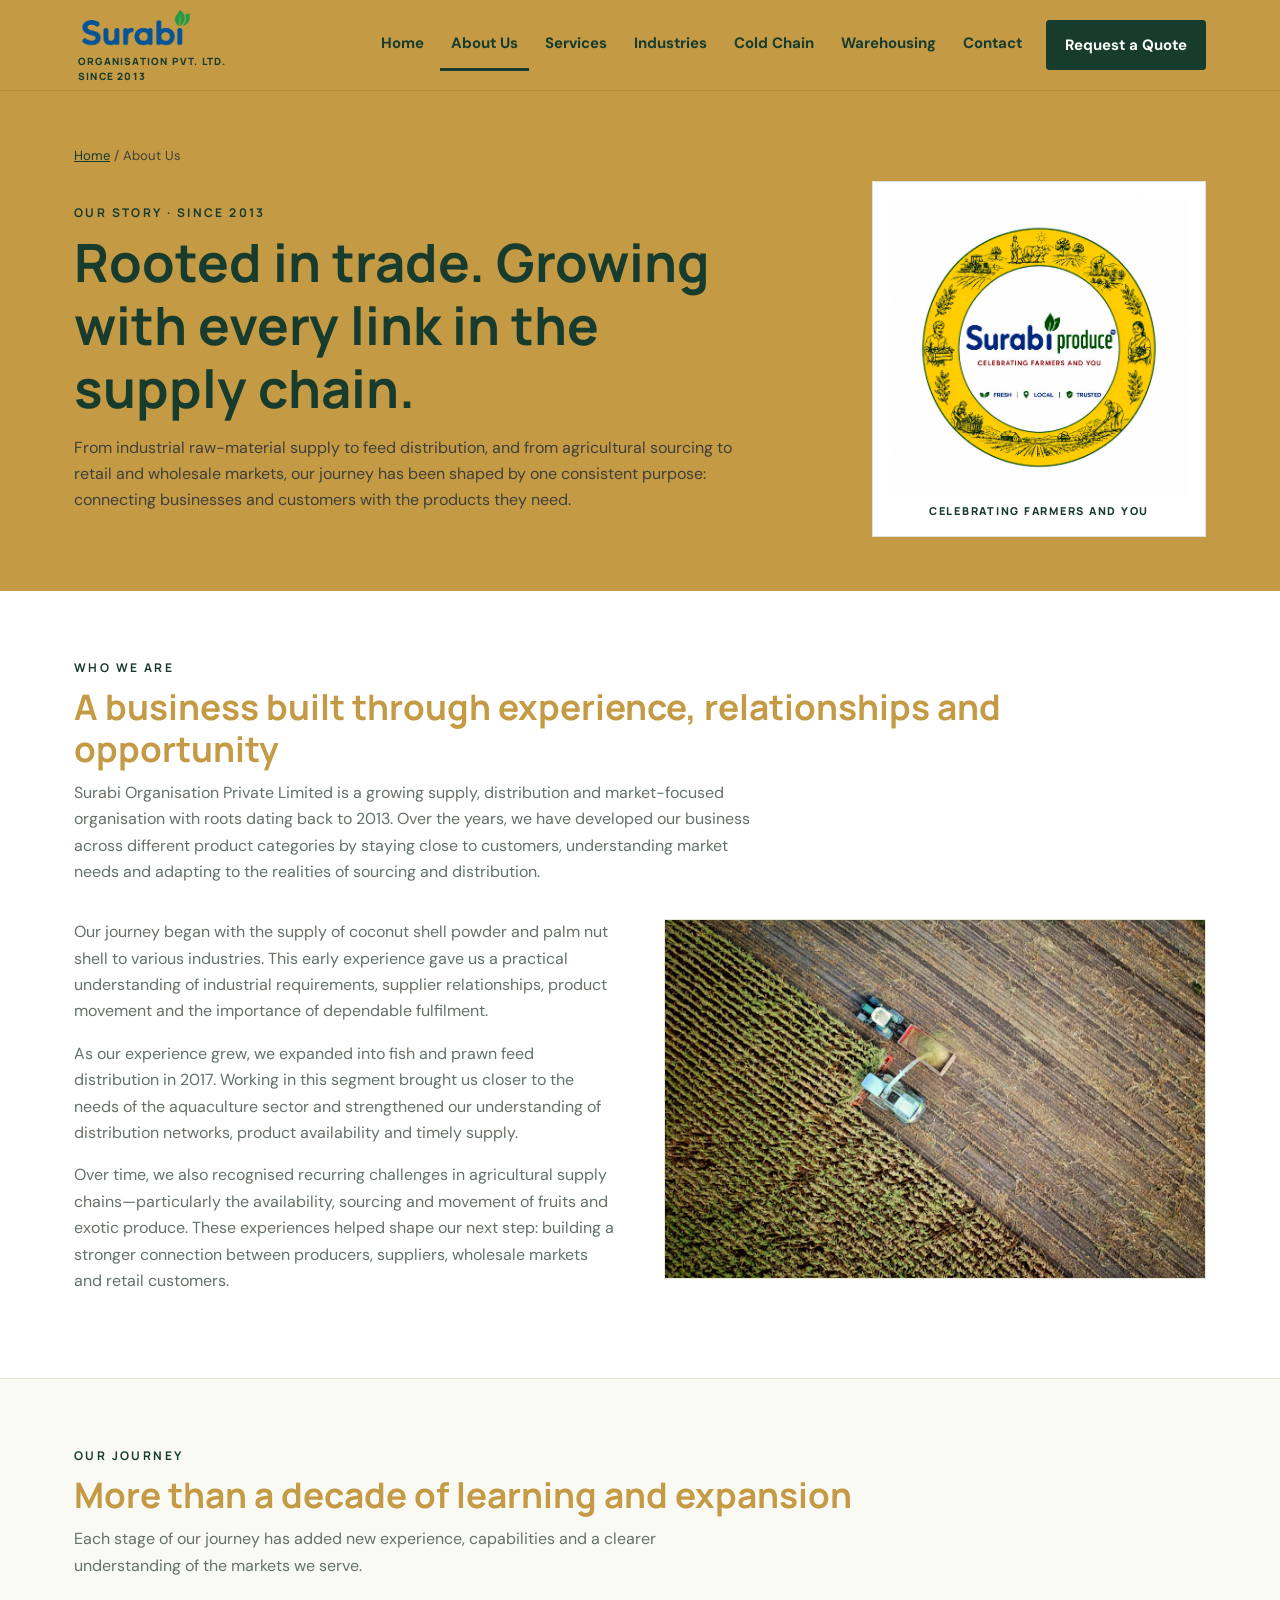
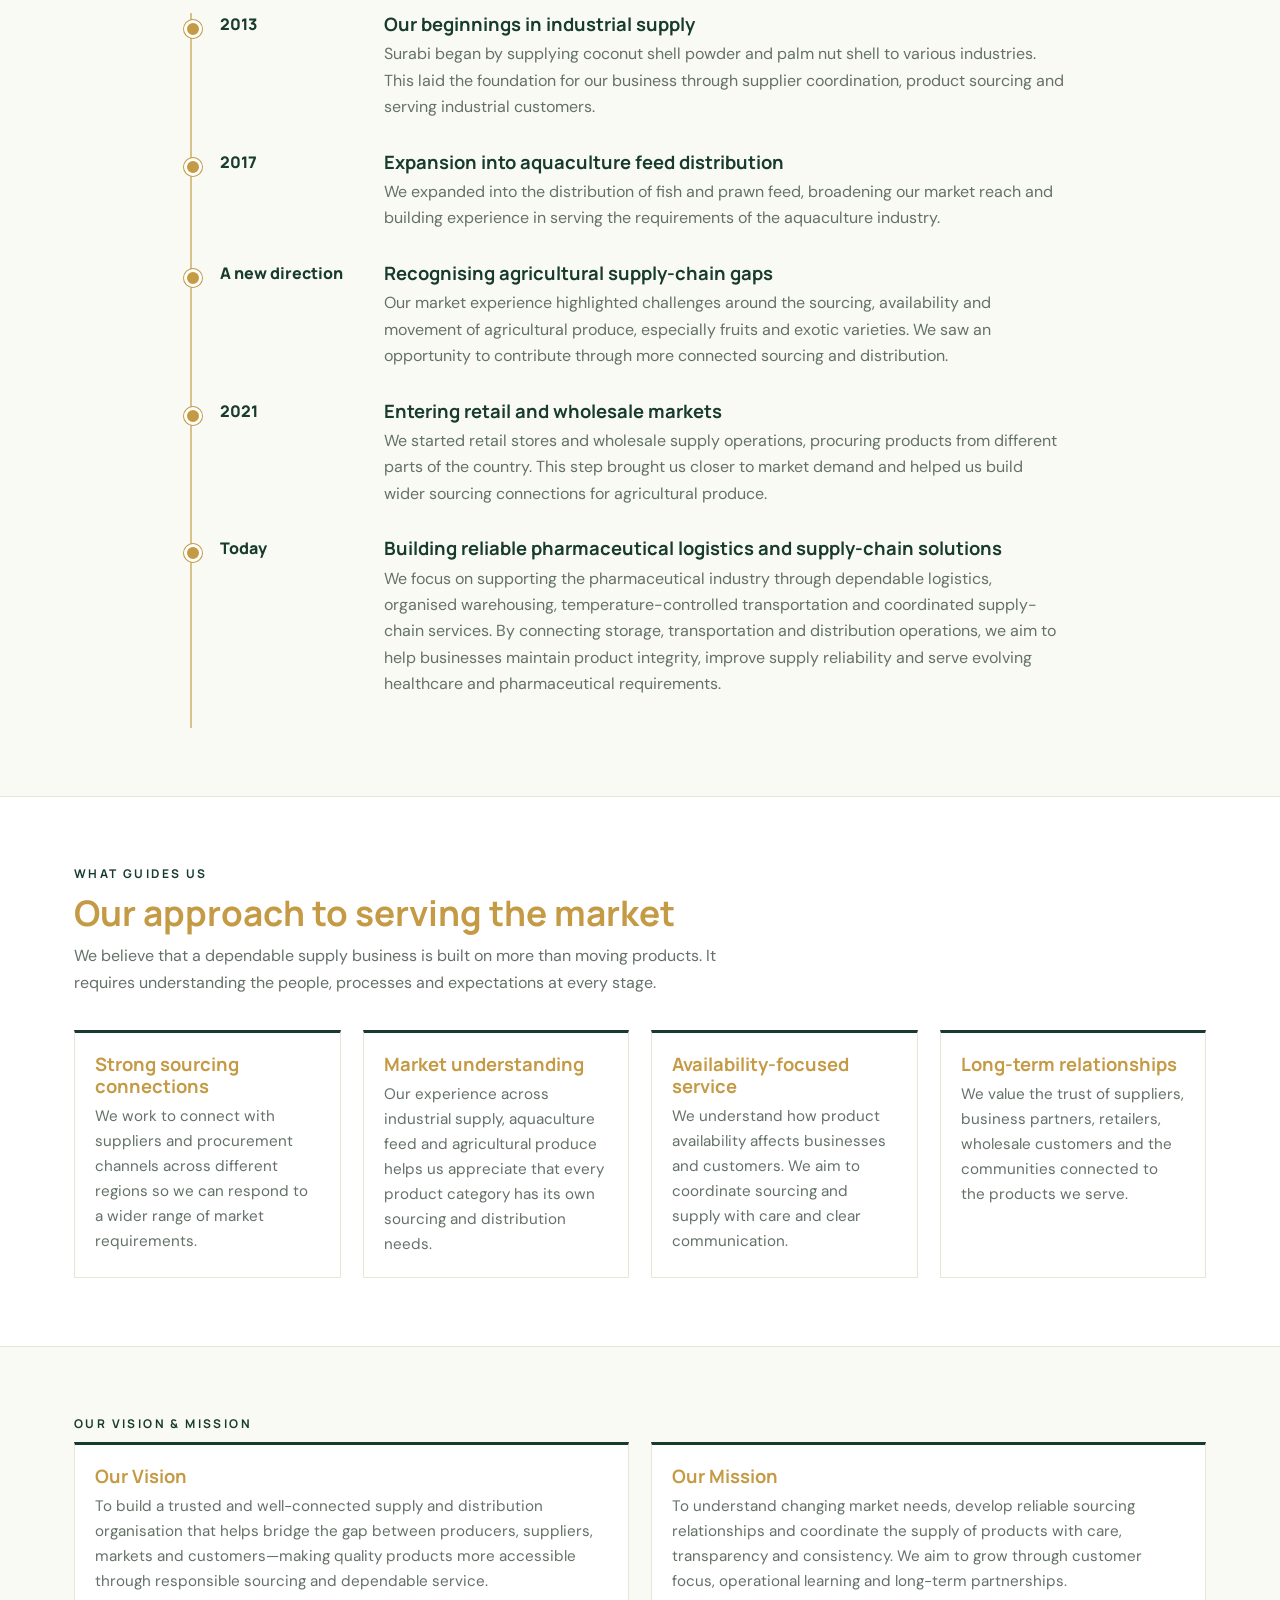
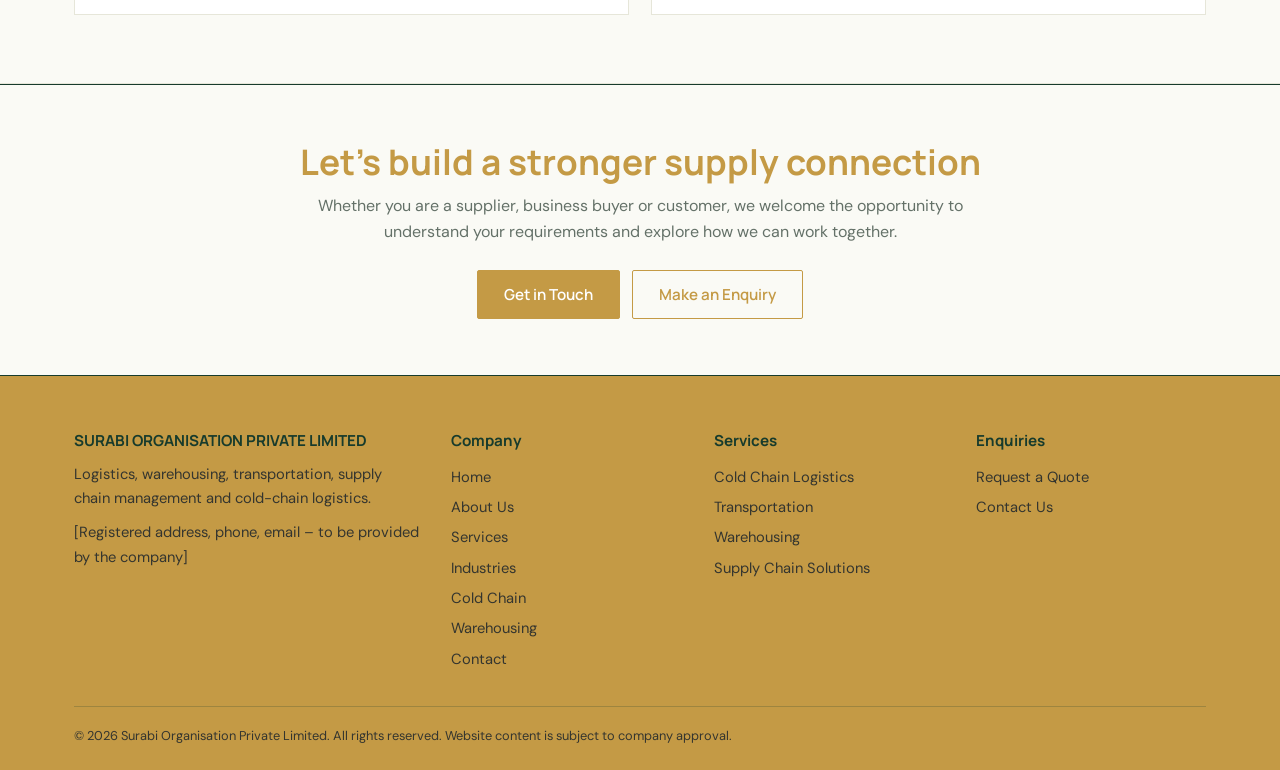
<file: about.html>
<!DOCTYPE html>
<html lang="en">
<head>
  <meta charset="utf-8">
  <meta name="viewport" content="width=device-width,initial-scale=1">
  <title>About Us | Surabi Organisation Private Limited</title>
  <meta name="description" content="Discover Surabi Organisation Private Limited's journey since 2013, from industrial raw-material supply and aquaculture feed distribution to agricultural sourcing, retail and wholesale.">
  <meta property="og:title" content="About Us | Surabi Organisation Private Limited">
  <meta property="og:description" content="Explore Surabi's growth since 2013 and its experience in sourcing, distribution, agricultural produce, retail and wholesale markets.">
  <meta property="og:type" content="website">
  <link rel="icon" href="assets/logo/favicon.svg" type="image/svg+xml">
  <link rel="preconnect" href="https://fonts.googleapis.com">
  <link rel="preconnect" href="https://fonts.gstatic.com" crossorigin>
  <link href="https://fonts.googleapis.com/css2?family=DM+Sans:wght@400;500;700&family=Manrope:wght@600;700;800&display=swap" rel="stylesheet">
  <link rel="stylesheet" href="styles.css">
</head>
<body>
<a class="skip" href="#main">Skip to content</a>
<header class="site-header">
  <div class="wrap">
    <a class="brand" href="index.html" aria-label="Surabi Organisation home"><img src="assets/logo/home-page.png" alt="Surabi Organisation logo"><span class="brand-since">Since 2013</span></a>
    <button class="burger" aria-expanded="false" aria-controls="nav">Menu</button>
    <nav id="nav" aria-label="Main"><ul>
      <li><a href="index.html">Home</a></li>
      <li><a href="about.html" class="on" aria-current="page">About Us</a></li>
      <li><a href="services.html">Services</a></li>
      <li><a href="industries.html">Industries</a></li>
      <li><a href="cold-chain.html">Cold Chain</a></li>
      <li><a href="warehousing.html">Warehousing</a></li>
      <li><a href="contact.html">Contact</a></li>
      <li><a class="cta" href="quote.html">Request a Quote</a></li>
    </ul></nav>
  </div>
</header>

<main id="main">
  <div class="banner about-banner">
    <div class="wrap">
      <div class="crumbs"><a href="index.html">Home</a> / About Us</div>
      <div class="about-banner-grid">
        <div>
          <span class="eyebrow">Our Story · Since 2013</span>
          <h1>Rooted in trade. Growing with every link in the supply chain.</h1>
          <p>From industrial raw-material supply to feed distribution, and from agricultural sourcing to retail and wholesale markets, our journey has been shaped by one consistent purpose: connecting businesses and customers with the products they need.</p>
        </div>
        <div class="about-logo-panel">
          <img src="assets/images/surabi-produce-logo.png" alt="Surabi Produce — Celebrating Farmers and You">
          <span class="logo-caption">Celebrating Farmers and You</span>
        </div>
      </div>
    </div>
  </div>

  <section>
    <div class="wrap">
      <span class="eyebrow">Who We Are</span>
      <h2>A business built through experience, relationships and opportunity</h2>
      <p class="intro">Surabi Organisation Private Limited is a growing supply, distribution and market-focused organisation with roots dating back to 2013. Over the years, we have developed our business across different product categories by staying close to customers, understanding market needs and adapting to the realities of sourcing and distribution.</p>
      <div class="two story-intro">
        <div>
          <p>Our journey began with the supply of coconut shell powder and palm nut shell to various industries. This early experience gave us a practical understanding of industrial requirements, supplier relationships, product movement and the importance of dependable fulfilment.</p>
          <p>As our experience grew, we expanded into fish and prawn feed distribution in 2017. Working in this segment brought us closer to the needs of the aquaculture sector and strengthened our understanding of distribution networks, product availability and timely supply.</p>
          <p>Over time, we also recognised recurring challenges in agricultural supply chains—particularly the availability, sourcing and movement of fruits and exotic produce. These experiences helped shape our next step: building a stronger connection between producers, suppliers, wholesale markets and retail customers.</p>
        </div>
        <div class="ph about-story-image">
          <img src="assets/images/harvested-agricultural-produce.jpg" alt="Freshly harvested agricultural produce" loading="lazy">
        </div>
      </div>
    </div>
  </section>

  <section class="alt" id="journey">
    <div class="wrap">
      <span class="eyebrow">Our Journey</span>
      <h2>More than a decade of learning and expansion</h2>
      <p class="intro">Each stage of our journey has added new experience, capabilities and a clearer understanding of the markets we serve.</p>
      <div class="timeline">
        <article class="timeline-item">
          <div class="timeline-year">2013</div>
          <div class="timeline-content"><h3>Our beginnings in industrial supply</h3><p>Surabi began by supplying coconut shell powder and palm nut shell to various industries. This laid the foundation for our business through supplier coordination, product sourcing and serving industrial customers.</p></div>
        </article>
        <article class="timeline-item">
          <div class="timeline-year">2017</div>
          <div class="timeline-content"><h3>Expansion into aquaculture feed distribution</h3><p>We expanded into the distribution of fish and prawn feed, broadening our market reach and building experience in serving the requirements of the aquaculture industry.</p></div>
        </article>
        <article class="timeline-item">
          <div class="timeline-year">A new direction</div>
          <div class="timeline-content"><h3>Recognising agricultural supply-chain gaps</h3><p>Our market experience highlighted challenges around the sourcing, availability and movement of agricultural produce, especially fruits and exotic varieties. We saw an opportunity to contribute through more connected sourcing and distribution.</p></div>
        </article>
        <article class="timeline-item">
          <div class="timeline-year">2021</div>
          <div class="timeline-content"><h3>Entering retail and wholesale markets</h3><p>We started retail stores and wholesale supply operations, procuring products from different parts of the country. This step brought us closer to market demand and helped us build wider sourcing connections for agricultural produce.</p></div>
        </article>
        <article class="timeline-item">
          <div class="timeline-year">Today</div>
          <div class="timeline-content"><h3>Building reliable pharmaceutical logistics and supply-chain solutions</h3><p>We focus on supporting the pharmaceutical industry through dependable logistics, organised warehousing, temperature-controlled transportation and coordinated supply-chain services. By connecting storage, transportation and distribution operations, we aim to help businesses maintain product integrity, improve supply reliability and serve evolving healthcare and pharmaceutical requirements.</p></div>
        </article>
      </div>
    </div>
  </section>

  <section>
    <div class="wrap">
      <span class="eyebrow">What Guides Us</span>
      <h2>Our approach to serving the market</h2>
      <p class="intro">We believe that a dependable supply business is built on more than moving products. It requires understanding the people, processes and expectations at every stage.</p>
      <div class="grid">
        <article class="card top"><div class="b"><h3>Strong sourcing connections</h3><p>We work to connect with suppliers and procurement channels across different regions so we can respond to a wider range of market requirements.</p></div></article>
        <article class="card top"><div class="b"><h3>Market understanding</h3><p>Our experience across industrial supply, aquaculture feed and agricultural produce helps us appreciate that every product category has its own sourcing and distribution needs.</p></div></article>
        <article class="card top"><div class="b"><h3>Availability-focused service</h3><p>We understand how product availability affects businesses and customers. We aim to coordinate sourcing and supply with care and clear communication.</p></div></article>
        <article class="card top"><div class="b"><h3>Long-term relationships</h3><p>We value the trust of suppliers, business partners, retailers, wholesale customers and the communities connected to the products we serve.</p></div></article>
      </div>
    </div>
  </section>

  <section class="alt">
    <div class="wrap">
      <span class="eyebrow">Our Vision &amp; Mission</span>
      <div class="grid">
        <article class="card top"><div class="b"><h3>Our Vision</h3><p>To build a trusted and well-connected supply and distribution organisation that helps bridge the gap between producers, suppliers, markets and customers—making quality products more accessible through responsible sourcing and dependable service.</p></div></article>
        <article class="card top"><div class="b"><h3>Our Mission</h3><p>To understand changing market needs, develop reliable sourcing relationships and coordinate the supply of products with care, transparency and consistency. We aim to grow through customer focus, operational learning and long-term partnerships.</p></div></article>
      </div>
    </div>
  </section>

  <section class="cta-band">
    <div class="wrap">
      <h2>Let’s build a stronger supply connection</h2>
      <p class="intro" style="margin:0 auto 8px">Whether you are a supplier, business buyer or customer, we welcome the opportunity to understand your requirements and explore how we can work together.</p>
      <div class="btns"><a class="btn" href="contact.html">Get in Touch</a><a class="btn o" href="quote.html">Make an Enquiry</a></div>
    </div>
  </section>
</main>

<footer>
  <div class="wrap">
    <div class="fg">
      <div><h4>SURABI ORGANISATION PRIVATE LIMITED</h4><p>Logistics, warehousing, transportation, supply chain management and cold-chain logistics.</p><p style="margin-top:10px">[Registered address, phone, email – to be provided by the company]</p></div>
      <div><h4>Company</h4><a href="index.html">Home</a><a href="about.html">About Us</a><a href="services.html">Services</a><a href="industries.html">Industries</a><a href="cold-chain.html">Cold Chain</a><a href="warehousing.html">Warehousing</a><a href="contact.html">Contact</a></div>
      <div><h4>Services</h4><a href="cold-chain.html">Cold Chain Logistics</a><a href="transportation.html">Transportation</a><a href="warehousing.html">Warehousing</a><a href="supply-chain.html">Supply Chain Solutions</a></div>
      <div><h4>Enquiries</h4><a href="quote.html">Request a Quote</a><a href="contact.html">Contact Us</a></div>
    </div>
    <div class="copy">&copy; 2026 Surabi Organisation Private Limited. All rights reserved. Website content is subject to company approval.</div>
  </div>
</footer>
<script src="script.js"></script>
</body>
</html>
</file>
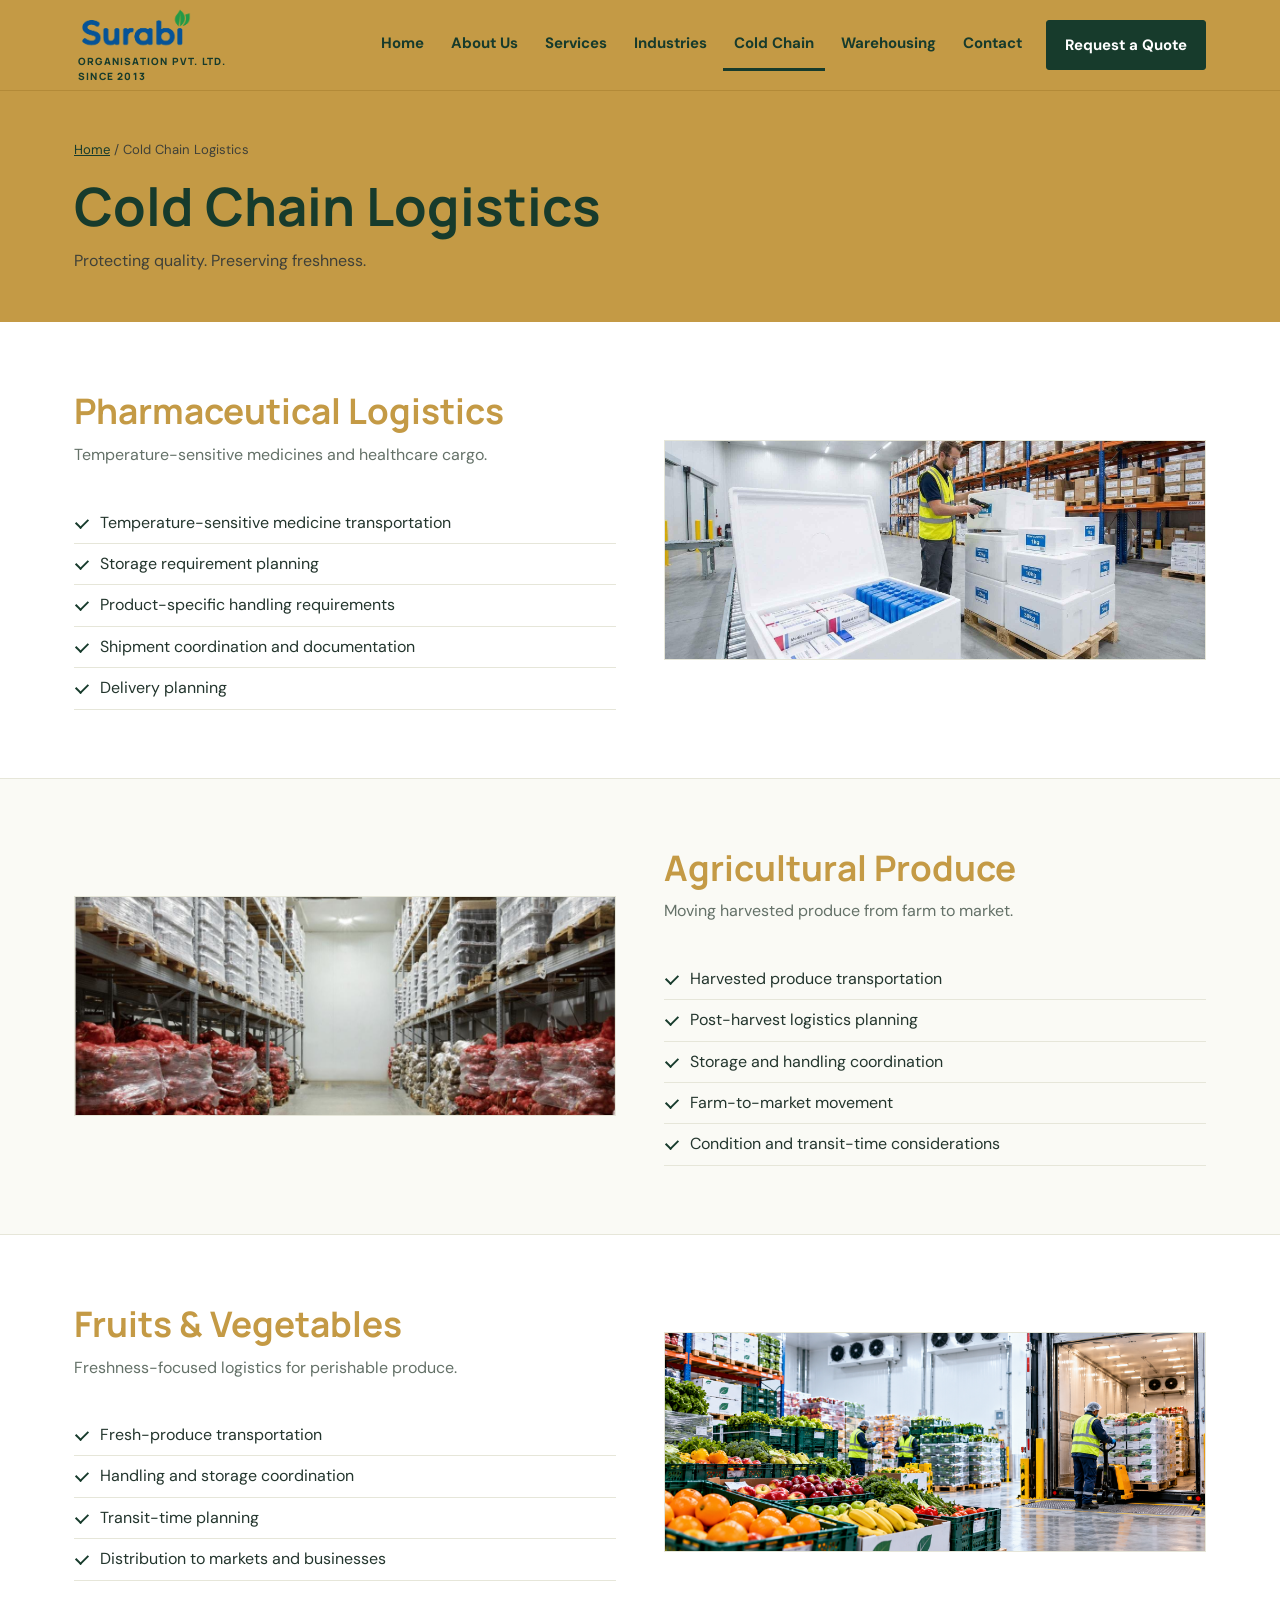
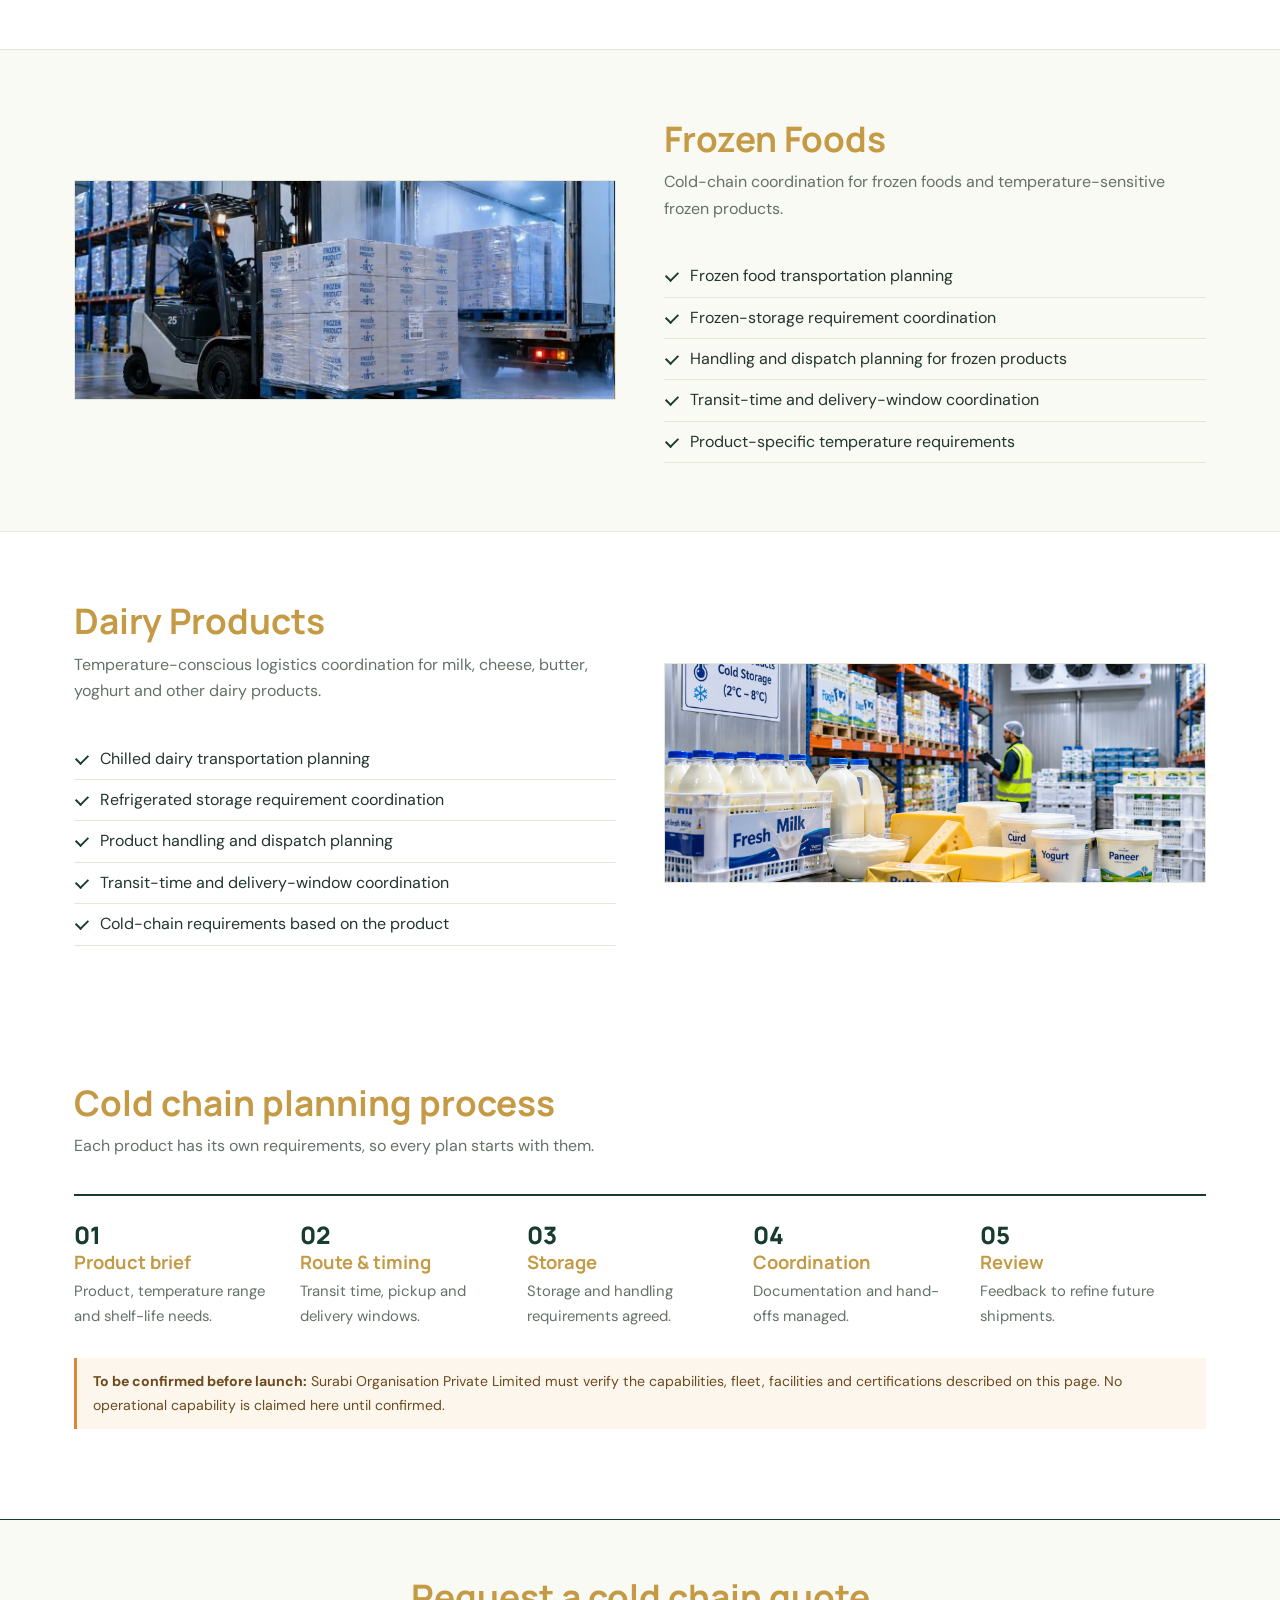
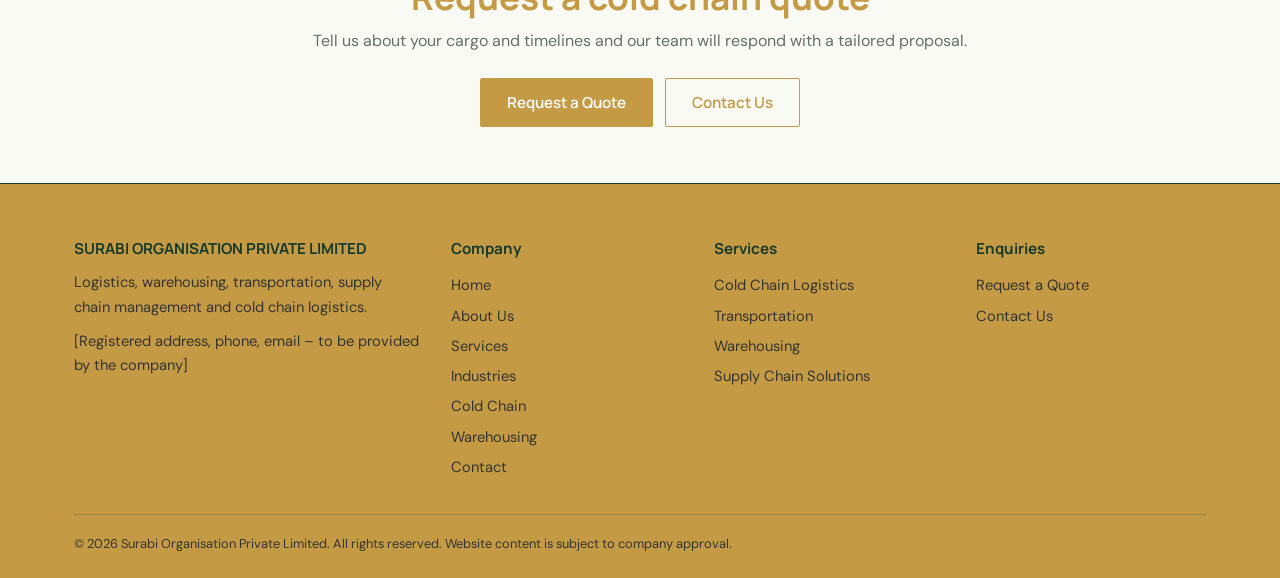
<file: cold-chain.html>
<!DOCTYPE html><html lang="en"><head><meta charset="utf-8"><meta name="viewport" content="width=device-width,initial-scale=1">
<title>Cold Chain Logistics | Surabi Organisation Private Limited</title><meta name="description" content="Cold chain logistics for pharmaceuticals, agricultural produce, fruits and vegetables and frozen foods from Surabi Organisation.">
<meta property="og:title" content="Cold Chain Logistics | Surabi Organisation Private Limited"><meta property="og:description" content="Cold chain logistics for pharmaceuticals, agricultural produce, fruits and vegetables and frozen foods from Surabi Organisation."><meta property="og:type" content="website">
<link rel="icon" href="assets/logo/favicon.svg" type="image/svg+xml"><link rel="preconnect" href="https://fonts.googleapis.com"><link rel="preconnect" href="https://fonts.gstatic.com" crossorigin>
<link href="https://fonts.googleapis.com/css2?family=DM+Sans:wght@400;500;700&family=Manrope:wght@600;700;800&display=swap" rel="stylesheet"><link rel="stylesheet" href="styles.css"></head><body>
<a class="skip" href="#main">Skip to content</a>
<header class="site-header"><div class="wrap"><a class="brand" href="index.html" aria-label="Surabi Organisation home"><img src="assets/logo/home-page.png" alt="Surabi Organisation logo"><span class="brand-since">Since 2013</span></a>
<button class="burger" aria-expanded="false" aria-controls="nav">Menu</button><nav id="nav" aria-label="Main"><ul><li><a href="index.html">Home</a></li><li><a href="about.html">About Us</a></li><li><a href="services.html">Services</a></li><li><a href="industries.html">Industries</a></li><li><a href="cold-chain.html" class='on' aria-current='page'>Cold Chain</a></li><li><a href="warehousing.html">Warehousing</a></li><li><a href="contact.html">Contact</a></li><li><a class="cta" href="quote.html">Request a Quote</a></li></ul></nav></div></header>
<main id="main"><div class="banner"><div class="wrap"><div class="crumbs"><a href="index.html">Home</a> / Cold Chain Logistics</div><h1>Cold Chain Logistics</h1><p>Protecting quality. Preserving freshness.</p></div></div><section id="pharma" class=""><div class="wrap"><div class="two"><div><h2>Pharmaceutical Logistics</h2><p class="intro">Temperature-sensitive medicines and healthcare cargo.</p><ul class="ck"><li>Temperature-sensitive medicine transportation</li><li>Storage requirement planning</li><li>Product-specific handling requirements</li><li>Shipment coordination and documentation</li><li>Delivery planning</li></ul></div><div class="ph "><img src="assets/images/pharmaceutical-cargo.jpg" alt="Pharmaceutical cargo" loading="lazy" onload="this.nextElementSibling.style.display='none'" onerror="this.remove()"><span>SAVE AS: pharmaceutical-cargo.jpg</span></div></div></div></section><section id="agri" class="alt"><div class="wrap"><div class="two"><div class="ph "><img src="assets/images/agricultural-produce.jpg" alt="Agricultural produce" loading="lazy" onload="this.nextElementSibling.style.display='none'" onerror="this.remove()"><span>SAVE AS: agricultural-produce.jpg</span></div><div><h2>Agricultural Produce</h2><p class="intro">Moving harvested produce from farm to market.</p><ul class="ck"><li>Harvested produce transportation</li><li>Post-harvest logistics planning</li><li>Storage and handling coordination</li><li>Farm-to-market movement</li><li>Condition and transit-time considerations</li></ul></div></div></div></section><section id="fresh" class=""><div class="wrap"><div class="two"><div><h2>Fruits &amp; Vegetables</h2><p class="intro">Freshness-focused logistics for perishable produce.</p><ul class="ck"><li>Fresh-produce transportation</li><li>Handling and storage coordination</li><li>Transit-time planning</li><li>Distribution to markets and businesses</li></ul></div><div class="ph "><img src="assets/images/fruits-and-vegetables.jpg" alt="Fruits and vegetables" loading="lazy" onload="this.nextElementSibling.style.display='none'" onerror="this.remove()"><span>SAVE AS: fruits-and-vegetables.jpg</span></div></div></div></section><section id="frozen" class="alt"><div class="wrap"><div class="two"><div class="ph "><img src="assets/images/frozen-foods.jpg" alt="Frozen foods" loading="lazy" onload="this.nextElementSibling.style.display='none'" onerror="this.remove()"><span>SAVE AS: frozen-foods.jpg</span></div><div><h2>Frozen Foods</h2><p class="intro">Cold-chain coordination for frozen foods and temperature-sensitive frozen products.</p><ul class="ck"><li>Frozen food transportation planning</li><li>Frozen-storage requirement coordination</li><li>Handling and dispatch planning for frozen products</li><li>Transit-time and delivery-window coordination</li><li>Product-specific temperature requirements</li></ul></div></div></div></section><section id="dairy" class=""><div class="wrap"><div class="two"><div><h2>Dairy Products</h2><p class="intro">Temperature-conscious logistics coordination for milk, cheese, butter, yoghurt and other dairy products.</p><ul class="ck"><li>Chilled dairy transportation planning</li><li>Refrigerated storage requirement coordination</li><li>Product handling and dispatch planning</li><li>Transit-time and delivery-window coordination</li><li>Cold-chain requirements based on the product</li></ul></div><div class="ph"><img src="assets/images/dairy-products.jpg" alt="Dairy products in refrigerated storage" loading="lazy" onload="this.nextElementSibling.style.display='none'" onerror="this.remove()"><span>ADD IMAGE: dairy-products.jpg</span></div></div></div></section>
<section class=""><div class="wrap"><h2>Cold chain planning process</h2><p class="intro">Each product has its own requirements, so every plan starts with them.</p><div class="steps"><div><h3>Product brief</h3><p>Product, temperature range and shelf-life needs.</p></div><div><h3>Route &amp; timing</h3><p>Transit time, pickup and delivery windows.</p></div><div><h3>Storage</h3><p>Storage and handling requirements agreed.</p></div><div><h3>Coordination</h3><p>Documentation and hand-offs managed.</p></div><div><h3>Review</h3><p>Feedback to refine future shipments.</p></div></div><p class="note"><strong>To be confirmed before launch:</strong> Surabi Organisation Private Limited must verify the capabilities, fleet, facilities and certifications described on this page. No operational capability is claimed here until confirmed.</p></div></section><section class="cta-band"><div class="wrap"><h2>Request a cold chain quote</h2><p class="intro" style="margin:0 auto 8px">Tell us about your cargo and timelines and our team will respond with a tailored proposal.</p><div class="btns"><a class="btn" href="quote.html?service=cold">Request a Quote</a><a class="btn o" href="contact.html">Contact Us</a></div></div></section></main>
<footer><div class="wrap"><div class="fg"><div><h4>SURABI ORGANISATION PRIVATE LIMITED</h4><p>Logistics, warehousing, transportation, supply chain management and cold chain logistics.</p><p style="margin-top:10px">[Registered address, phone, email &ndash; to be provided by the company]</p></div>
<div><h4>Company</h4><a href="index.html">Home</a><a href="about.html">About Us</a><a href="services.html">Services</a><a href="industries.html">Industries</a><a href="cold-chain.html">Cold Chain</a><a href="warehousing.html">Warehousing</a><a href="contact.html">Contact</a></div><div><h4>Services</h4><a href="cold-chain.html">Cold Chain Logistics</a><a href="transportation.html">Transportation</a><a href="warehousing.html">Warehousing</a><a href="supply-chain.html">Supply Chain Solutions</a></div>
<div><h4>Enquiries</h4><a href="quote.html">Request a Quote</a><a href="contact.html">Contact Us</a></div></div>
<div class="copy">&copy; 2026 Surabi Organisation Private Limited. All rights reserved. Website content is subject to company approval.</div></div></footer>
<script src="script.js"></script></body></html>
</file>
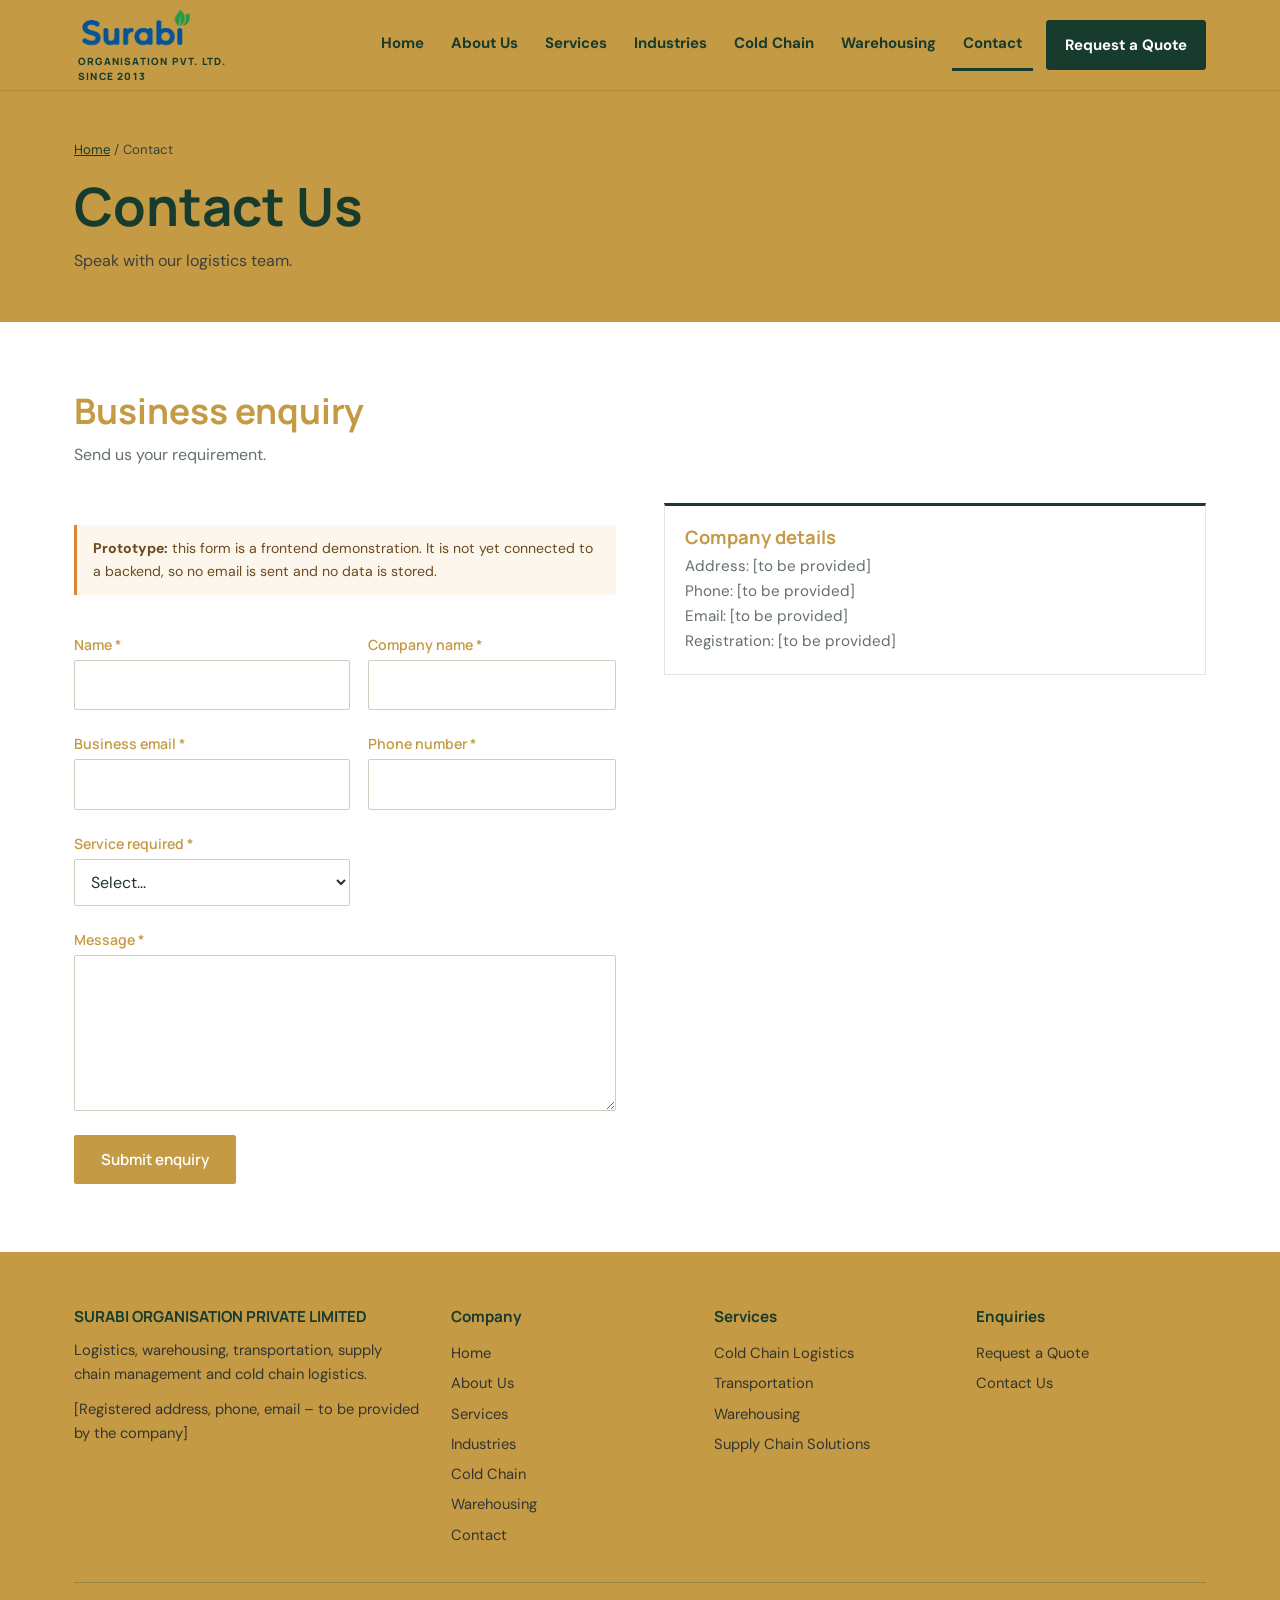
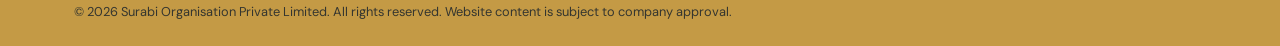
<file: contact.html>
<!DOCTYPE html><html lang="en"><head><meta charset="utf-8"><meta name="viewport" content="width=device-width,initial-scale=1">
<title>Contact Us | Surabi Organisation Private Limited</title><meta name="description" content="Contact Surabi Organisation Private Limited for logistics, warehousing and cold chain enquiries.">
<meta property="og:title" content="Contact Us | Surabi Organisation Private Limited"><meta property="og:description" content="Contact Surabi Organisation Private Limited for logistics, warehousing and cold chain enquiries."><meta property="og:type" content="website">
<link rel="icon" href="assets/logo/favicon.svg" type="image/svg+xml"><link rel="preconnect" href="https://fonts.googleapis.com"><link rel="preconnect" href="https://fonts.gstatic.com" crossorigin>
<link href="https://fonts.googleapis.com/css2?family=DM+Sans:wght@400;500;700&family=Manrope:wght@600;700;800&display=swap" rel="stylesheet"><link rel="stylesheet" href="styles.css"></head><body>
<a class="skip" href="#main">Skip to content</a>
<header class="site-header"><div class="wrap"><a class="brand" href="index.html" aria-label="Surabi Organisation home"><img src="assets/logo/home-page.png" alt="Surabi Organisation logo"><span class="brand-since">Since 2013</span></a>
<button class="burger" aria-expanded="false" aria-controls="nav">Menu</button><nav id="nav" aria-label="Main"><ul><li><a href="index.html">Home</a></li><li><a href="about.html">About Us</a></li><li><a href="services.html">Services</a></li><li><a href="industries.html">Industries</a></li><li><a href="cold-chain.html">Cold Chain</a></li><li><a href="warehousing.html">Warehousing</a></li><li><a href="contact.html" class='on' aria-current='page'>Contact</a></li><li><a class="cta" href="quote.html">Request a Quote</a></li></ul></nav></div></header>
<main id="main"><div class="banner"><div class="wrap"><div class="crumbs"><a href="index.html">Home</a> / Contact</div><h1>Contact Us</h1><p>Speak with our logistics team.</p></div></div><section class=""><div class="wrap"><h2>Business enquiry</h2><p class="intro">Send us your requirement.</p><div class="two" style="align-items:start"><div><form data-form novalidate><p class="note full"><strong>Prototype:</strong> this form is a frontend demonstration. It is not yet connected to a backend, so no email is sent and no data is stored.</p><div class="f"><label for="name">Name *</label><input id="name" name="name" type="text" required><span class="err" role="alert"></span></div><div class="f"><label for="company">Company name *</label><input id="company" name="company" type="text" required><span class="err" role="alert"></span></div><div class="f"><label for="email">Business email *</label><input id="email" name="email" type="email" required><span class="err" role="alert"></span></div><div class="f"><label for="phone">Phone number *</label><input id="phone" name="phone" type="tel" required><span class="err" role="alert"></span></div><div class="f"><label for="service">Service required *</label><select id="service" name="service" required><option value="">Select...</option><option>Cold Chain Logistics</option><option>Transportation and Distribution</option><option>Warehousing</option><option>Supply Chain Solutions</option><option>Custom Requirement</option></select><span class="err" role="alert"></span></div><div class="f full"><label for="msg">Message *</label><textarea id="msg" name="msg" rows="5" required></textarea><span class="err" role="alert"></span></div><div class="full"><button class="btn" type="submit">Submit enquiry</button></div></form><div class="ok" id="ok" tabindex="-1" role="status"><h2>Thank you &ndash; demonstration only</h2><p>Your details passed validation. Because this prototype has no backend, nothing was sent or stored. Connect the form to your API before launch.</p></div></div><div class="card top"><div class="b"><h3>Company details</h3><p>Address: [to be provided]<br>Phone: [to be provided]<br>Email: [to be provided]<br>Registration: [to be provided]</p></div></div></div></div></section></main>
<footer><div class="wrap"><div class="fg"><div><h4>SURABI ORGANISATION PRIVATE LIMITED</h4><p>Logistics, warehousing, transportation, supply chain management and cold chain logistics.</p><p style="margin-top:10px">[Registered address, phone, email &ndash; to be provided by the company]</p></div>
<div><h4>Company</h4><a href="index.html">Home</a><a href="about.html">About Us</a><a href="services.html">Services</a><a href="industries.html">Industries</a><a href="cold-chain.html">Cold Chain</a><a href="warehousing.html">Warehousing</a><a href="contact.html">Contact</a></div><div><h4>Services</h4><a href="cold-chain.html">Cold Chain Logistics</a><a href="transportation.html">Transportation</a><a href="warehousing.html">Warehousing</a><a href="supply-chain.html">Supply Chain Solutions</a></div>
<div><h4>Enquiries</h4><a href="quote.html">Request a Quote</a><a href="contact.html">Contact Us</a></div></div>
<div class="copy">&copy; 2026 Surabi Organisation Private Limited. All rights reserved. Website content is subject to company approval.</div></div></footer>
<script src="script.js"></script></body></html>
</file>
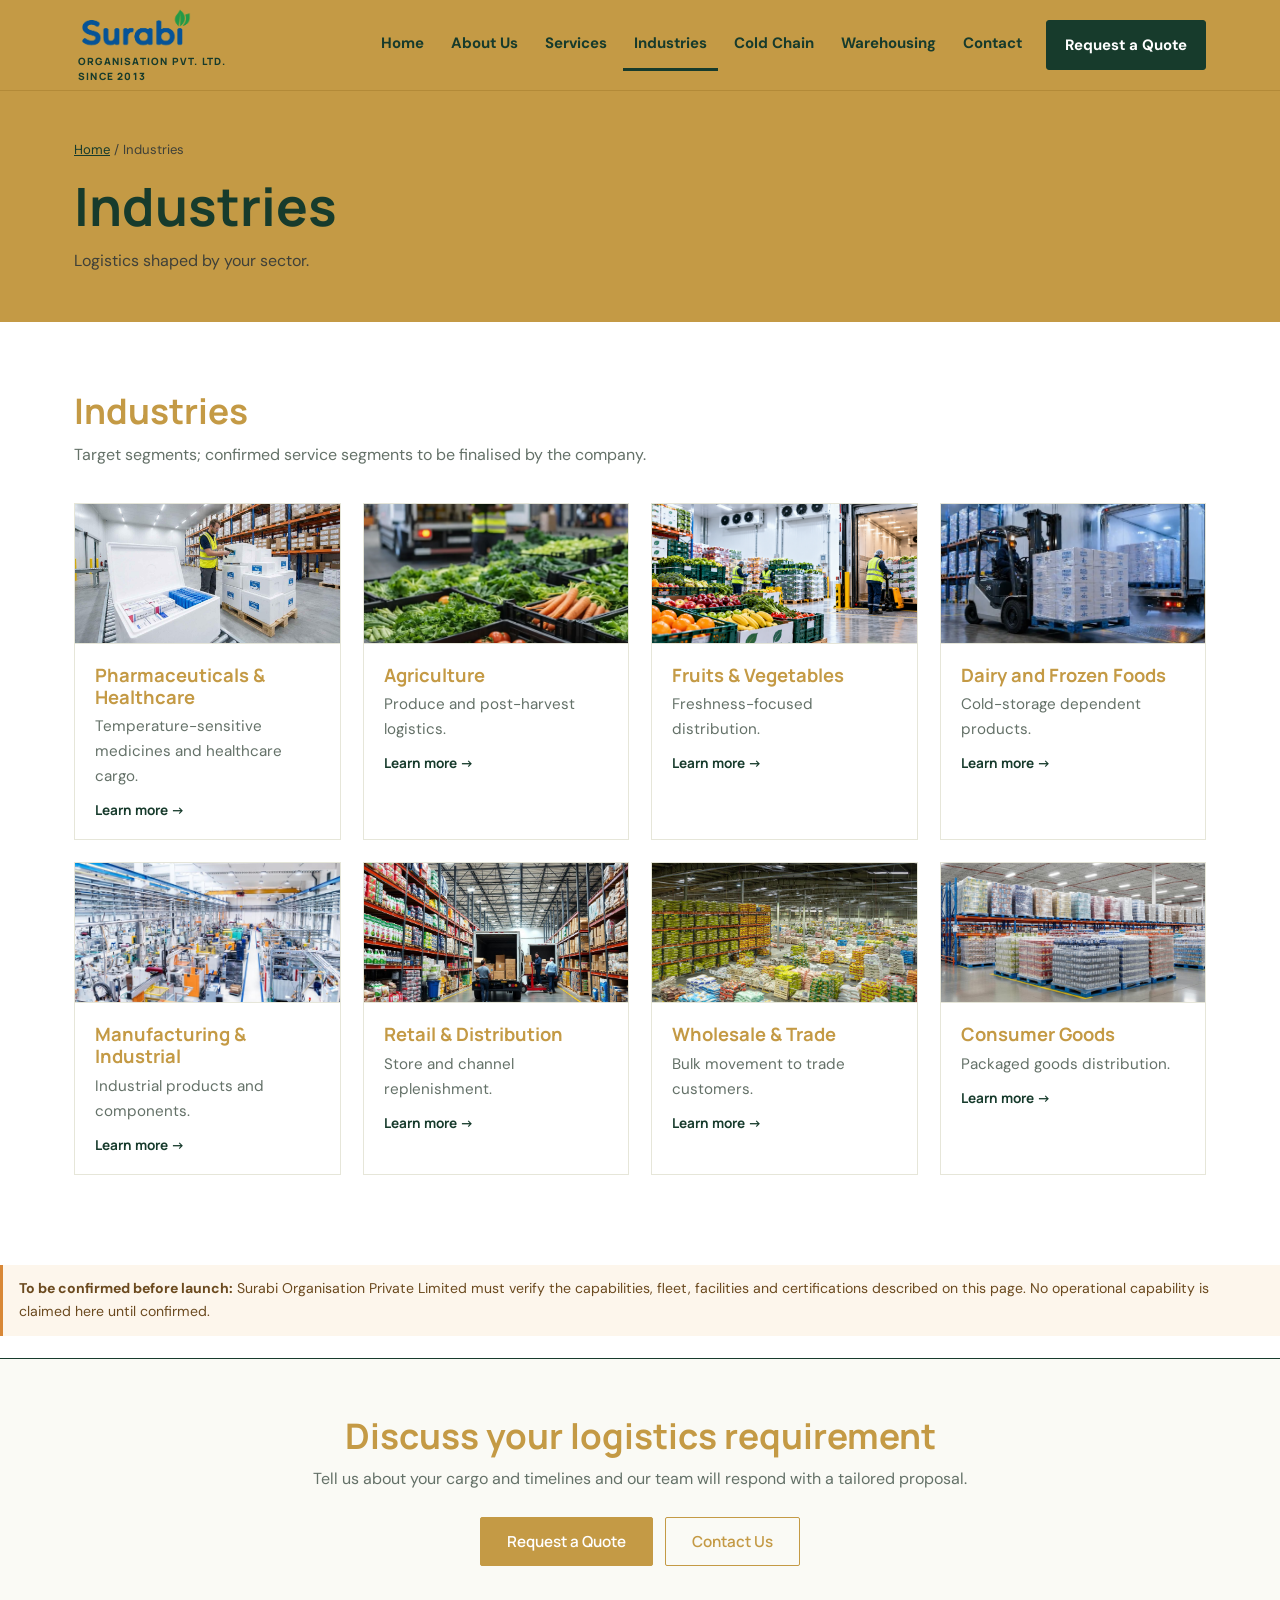
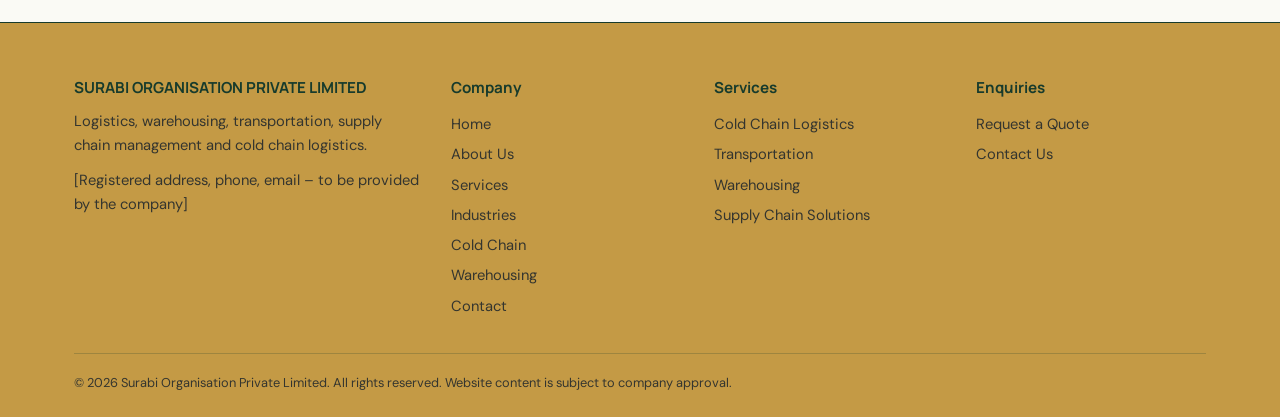
<file: industries.html>
<!DOCTYPE html><html lang="en"><head><meta charset="utf-8"><meta name="viewport" content="width=device-width,initial-scale=1">
<title>Industries | Surabi Organisation Private Limited</title><meta name="description" content="Logistics for pharmaceuticals, agriculture, fruits and vegetables, frozen foods, manufacturing, retail, wholesale and consumer goods.">
<meta property="og:title" content="Industries | Surabi Organisation Private Limited"><meta property="og:description" content="Logistics for pharmaceuticals, agriculture, fruits and vegetables, frozen foods, manufacturing, retail, wholesale and consumer goods."><meta property="og:type" content="website">
<link rel="icon" href="assets/logo/favicon.svg" type="image/svg+xml"><link rel="preconnect" href="https://fonts.googleapis.com"><link rel="preconnect" href="https://fonts.gstatic.com" crossorigin>
<link href="https://fonts.googleapis.com/css2?family=DM+Sans:wght@400;500;700&family=Manrope:wght@600;700;800&display=swap" rel="stylesheet"><link rel="stylesheet" href="styles.css"></head><body>
<a class="skip" href="#main">Skip to content</a>
<header class="site-header"><div class="wrap"><a class="brand" href="index.html" aria-label="Surabi Organisation home"><img src="assets/logo/home-page.png" alt="Surabi Organisation logo"><span class="brand-since">Since 2013</span></a>
<button class="burger" aria-expanded="false" aria-controls="nav">Menu</button><nav id="nav" aria-label="Main"><ul><li><a href="index.html">Home</a></li><li><a href="about.html">About Us</a></li><li><a href="services.html">Services</a></li><li><a href="industries.html" class='on' aria-current='page'>Industries</a></li><li><a href="cold-chain.html">Cold Chain</a></li><li><a href="warehousing.html">Warehousing</a></li><li><a href="contact.html">Contact</a></li><li><a class="cta" href="quote.html">Request a Quote</a></li></ul></nav></div></header>
<main id="main"><div class="banner"><div class="wrap"><div class="crumbs"><a href="index.html">Home</a> / Industries</div><h1>Industries</h1><p>Logistics shaped by your sector.</p></div></div><section class=""><div class="wrap"><h2>Industries</h2><p class="intro">Target segments; confirmed service segments to be finalised by the company.</p><div class="grid"><a class="card " href="cold-chain.html"><div class="ph "><img src="assets/images/pharmaceuticals-and-healthcare.jpg" alt="Pharmaceuticals and Healthcare" loading="lazy" onload="this.nextElementSibling.style.display='none'" onerror="this.remove()"><span>SAVE AS: pharmaceuticals-and-healthcare.jpg</span></div><div class="b"><h3>Pharmaceuticals &amp; Healthcare</h3><p>Temperature-sensitive medicines and healthcare cargo.</p><span class="more">Learn more &rarr;</span></div></a><a class="card " href="cold-chain.html"><div class="ph "><img src="assets/images/agriculture.jpg" alt="Agriculture" loading="lazy" onload="this.nextElementSibling.style.display='none'" onerror="this.remove()"><span>SAVE AS: agriculture.jpg</span></div><div class="b"><h3>Agriculture</h3><p>Produce and post-harvest logistics.</p><span class="more">Learn more &rarr;</span></div></a><a class="card " href="cold-chain.html"><div class="ph "><img src="assets/images/fruits-and-vegetables.jpg" alt="Fruits and Vegetables" loading="lazy" onload="this.nextElementSibling.style.display='none'" onerror="this.remove()"><span>SAVE AS: fruits-and-vegetables.jpg</span></div><div class="b"><h3>Fruits &amp; Vegetables</h3><p>Freshness-focused distribution.</p><span class="more">Learn more &rarr;</span></div></a><a class="card " href="cold-chain.html"><div class="ph "><img src="assets/images/frozen-foods.jpg" alt="Frozen Foods" loading="lazy" onload="this.nextElementSibling.style.display='none'" onerror="this.remove()"><span>SAVE AS: frozen-foods.jpg</span></div><div class="b"><h3>Dairy and Frozen Foods</h3><p>Cold-storage dependent products.</p><span class="more">Learn more &rarr;</span></div></a><a class="card " href="quote.html"><div class="ph "><img src="assets/images/manufacturing-and-industrial.jpg" alt="Manufacturing and Industrial" loading="lazy" onload="this.nextElementSibling.style.display='none'" onerror="this.remove()"><span>SAVE AS: manufacturing-and-industrial.jpg</span></div><div class="b"><h3>Manufacturing &amp; Industrial</h3><p>Industrial products and components.</p><span class="more">Learn more &rarr;</span></div></a><a class="card " href="quote.html"><div class="ph "><img src="assets/images/retail-and-distribution.jpg" alt="Retail and Distribution" loading="lazy" onload="this.nextElementSibling.style.display='none'" onerror="this.remove()"><span>SAVE AS: retail-and-distribution.jpg</span></div><div class="b"><h3>Retail &amp; Distribution</h3><p>Store and channel replenishment.</p><span class="more">Learn more &rarr;</span></div></a><a class="card " href="quote.html"><div class="ph "><img src="assets/images/wholesale-and-trade.jpg" alt="Wholesale and Trade" loading="lazy" onload="this.nextElementSibling.style.display='none'" onerror="this.remove()"><span>SAVE AS: wholesale-and-trade.jpg</span></div><div class="b"><h3>Wholesale &amp; Trade</h3><p>Bulk movement to trade customers.</p><span class="more">Learn more &rarr;</span></div></a><a class="card " href="quote.html"><div class="ph "><img src="assets/images/consumer-goods.jpg" alt="Consumer Goods" loading="lazy" onload="this.nextElementSibling.style.display='none'" onerror="this.remove()"><span>SAVE AS: consumer-goods.jpg</span></div><div class="b"><h3>Consumer Goods</h3><p>Packaged goods distribution.</p><span class="more">Learn more &rarr;</span></div></a></div></div></section><p class="note"><strong>To be confirmed before launch:</strong> Surabi Organisation Private Limited must verify the capabilities, fleet, facilities and certifications described on this page. No operational capability is claimed here until confirmed.</p><section class="cta-band"><div class="wrap"><h2>Discuss your logistics requirement</h2><p class="intro" style="margin:0 auto 8px">Tell us about your cargo and timelines and our team will respond with a tailored proposal.</p><div class="btns"><a class="btn" href="quote.html">Request a Quote</a><a class="btn o" href="contact.html">Contact Us</a></div></div></section></main>
<footer><div class="wrap"><div class="fg"><div><h4>SURABI ORGANISATION PRIVATE LIMITED</h4><p>Logistics, warehousing, transportation, supply chain management and cold chain logistics.</p><p style="margin-top:10px">[Registered address, phone, email &ndash; to be provided by the company]</p></div>
<div><h4>Company</h4><a href="index.html">Home</a><a href="about.html">About Us</a><a href="services.html">Services</a><a href="industries.html">Industries</a><a href="cold-chain.html">Cold Chain</a><a href="warehousing.html">Warehousing</a><a href="contact.html">Contact</a></div><div><h4>Services</h4><a href="cold-chain.html">Cold Chain Logistics</a><a href="transportation.html">Transportation</a><a href="warehousing.html">Warehousing</a><a href="supply-chain.html">Supply Chain Solutions</a></div>
<div><h4>Enquiries</h4><a href="quote.html">Request a Quote</a><a href="contact.html">Contact Us</a></div></div>
<div class="copy">&copy; 2026 Surabi Organisation Private Limited. All rights reserved. Website content is subject to company approval.</div></div></footer>
<script src="script.js"></script></body></html>
</file>
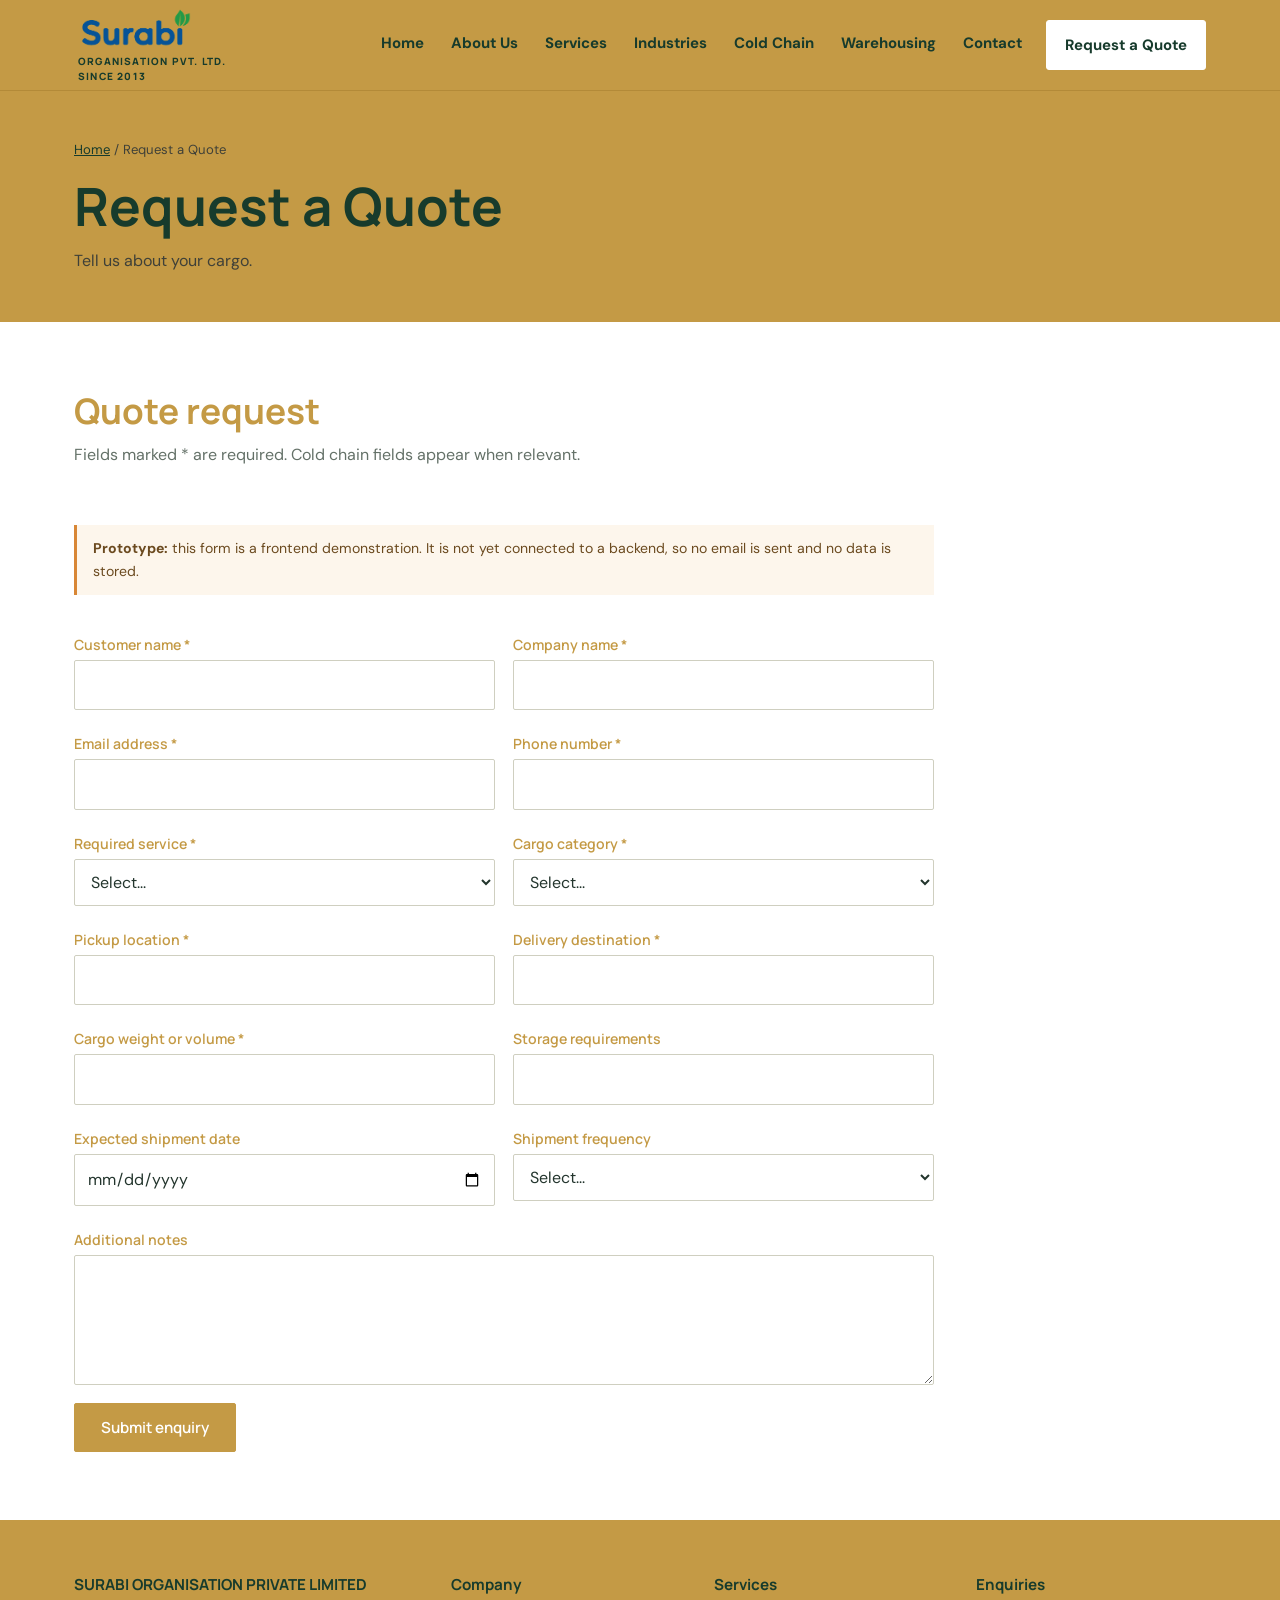
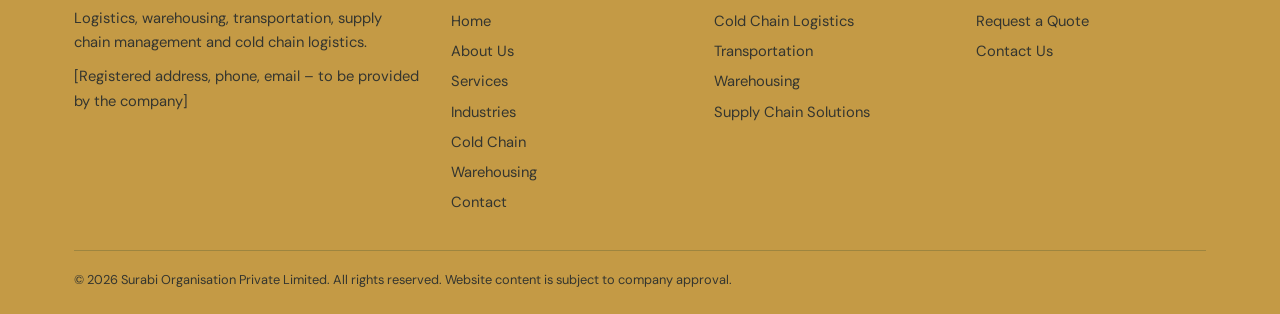
<file: quote.html>
<!DOCTYPE html><html lang="en"><head><meta charset="utf-8"><meta name="viewport" content="width=device-width,initial-scale=1">
<title>Request a Quote | Surabi Organisation Private Limited</title><meta name="description" content="Request a logistics, warehousing or cold chain quote from Surabi Organisation.">
<meta property="og:title" content="Request a Quote | Surabi Organisation Private Limited"><meta property="og:description" content="Request a logistics, warehousing or cold chain quote from Surabi Organisation."><meta property="og:type" content="website">
<link rel="icon" href="assets/logo/favicon.svg" type="image/svg+xml"><link rel="preconnect" href="https://fonts.googleapis.com"><link rel="preconnect" href="https://fonts.gstatic.com" crossorigin>
<link href="https://fonts.googleapis.com/css2?family=DM+Sans:wght@400;500;700&family=Manrope:wght@600;700;800&display=swap" rel="stylesheet"><link rel="stylesheet" href="styles.css"></head><body>
<a class="skip" href="#main">Skip to content</a>
<header class="site-header"><div class="wrap"><a class="brand" href="index.html" aria-label="Surabi Organisation home"><img src="assets/logo/home-page.png" alt="Surabi Organisation logo"><span class="brand-since">Since 2013</span></a>
<button class="burger" aria-expanded="false" aria-controls="nav">Menu</button><nav id="nav" aria-label="Main"><ul><li><a href="index.html">Home</a></li><li><a href="about.html">About Us</a></li><li><a href="services.html">Services</a></li><li><a href="industries.html">Industries</a></li><li><a href="cold-chain.html">Cold Chain</a></li><li><a href="warehousing.html">Warehousing</a></li><li><a href="contact.html">Contact</a></li><li><a class="cta on" href="quote.html">Request a Quote</a></li></ul></nav></div></header>
<main id="main"><div class="banner"><div class="wrap"><div class="crumbs"><a href="index.html">Home</a> / Request a Quote</div><h1>Request a Quote</h1><p>Tell us about your cargo.</p></div></div><section class=""><div class="wrap"><h2>Quote request</h2><p class="intro">Fields marked * are required. Cold chain fields appear when relevant.</p><form data-form novalidate><p class="note full"><strong>Prototype:</strong> this form is a frontend demonstration. It is not yet connected to a backend, so no email is sent and no data is stored.</p><div class="f"><label for="name">Customer name *</label><input id="name" name="name" type="text" required><span class="err" role="alert"></span></div><div class="f"><label for="company">Company name *</label><input id="company" name="company" type="text" required><span class="err" role="alert"></span></div><div class="f"><label for="email">Email address *</label><input id="email" name="email" type="email" required><span class="err" role="alert"></span></div><div class="f"><label for="phone">Phone number *</label><input id="phone" name="phone" type="tel" required><span class="err" role="alert"></span></div><div class="f"><label for="service">Required service *</label><select id="service" name="service" required><option value="">Select...</option><option>Cold Chain Logistics</option><option>Transportation and Distribution</option><option>Warehousing</option><option>Supply Chain Solutions</option><option>Custom Requirement</option></select><span class="err" role="alert"></span></div><div class="f"><label for="cargo">Cargo category *</label><select id="cargo" name="cargo" required><option value="">Select...</option><option>Pharmaceuticals</option><option>Agricultural produce</option><option>Fruits and vegetables</option><option>Frozen foods</option><option>General cargo</option><option>Other</option></select><span class="err" role="alert"></span></div><div class="f"><label for="pickup">Pickup location *</label><input id="pickup" name="pickup" type="text" required><span class="err" role="alert"></span></div><div class="f"><label for="dest">Delivery destination *</label><input id="dest" name="dest" type="text" required><span class="err" role="alert"></span></div><div class="f"><label for="weight">Cargo weight or volume *</label><input id="weight" name="weight" type="text" required><span class="err" role="alert"></span></div><div class="f"><label for="storage">Storage requirements</label><input id="storage" name="storage" type="text"><span class="err" role="alert"></span></div><div class="f"><label for="date">Expected shipment date</label><input id="date" name="date" type="date"><span class="err" role="alert"></span></div><div class="f"><label for="freq">Shipment frequency</label><select id="freq" name="freq"><option value="">Select...</option><option>One-time</option><option>Weekly</option><option>Monthly</option><option>Ongoing contract</option></select><span class="err" role="alert"></span></div><div class="f full"><label for="notes">Additional notes</label><textarea id="notes" name="notes" rows="4"></textarea></div><div class="cond"><div class="f"><label for="temp">Required temperature range</label><input id="temp" name="temp" placeholder="e.g. 2-8&deg;C"></div><div class="f"><label for="shelf">Shelf life / transit limit</label><input id="shelf" name="shelf"></div></div><div class="full"><button class="btn" type="submit">Submit enquiry</button></div></form><div class="ok" id="ok" tabindex="-1" role="status"><h2>Thank you &ndash; demonstration only</h2><p>Your details passed validation. Because this prototype has no backend, nothing was sent or stored. Connect the form to your API before launch.</p></div></div></section></main>
<footer><div class="wrap"><div class="fg"><div><h4>SURABI ORGANISATION PRIVATE LIMITED</h4><p>Logistics, warehousing, transportation, supply chain management and cold chain logistics.</p><p style="margin-top:10px">[Registered address, phone, email &ndash; to be provided by the company]</p></div>
<div><h4>Company</h4><a href="index.html">Home</a><a href="about.html">About Us</a><a href="services.html">Services</a><a href="industries.html">Industries</a><a href="cold-chain.html">Cold Chain</a><a href="warehousing.html">Warehousing</a><a href="contact.html">Contact</a></div><div><h4>Services</h4><a href="cold-chain.html">Cold Chain Logistics</a><a href="transportation.html">Transportation</a><a href="warehousing.html">Warehousing</a><a href="supply-chain.html">Supply Chain Solutions</a></div>
<div><h4>Enquiries</h4><a href="quote.html">Request a Quote</a><a href="contact.html">Contact Us</a></div></div>
<div class="copy">&copy; 2026 Surabi Organisation Private Limited. All rights reserved. Website content is subject to company approval.</div></div></footer>
<script src="script.js"></script></body></html>
</file>
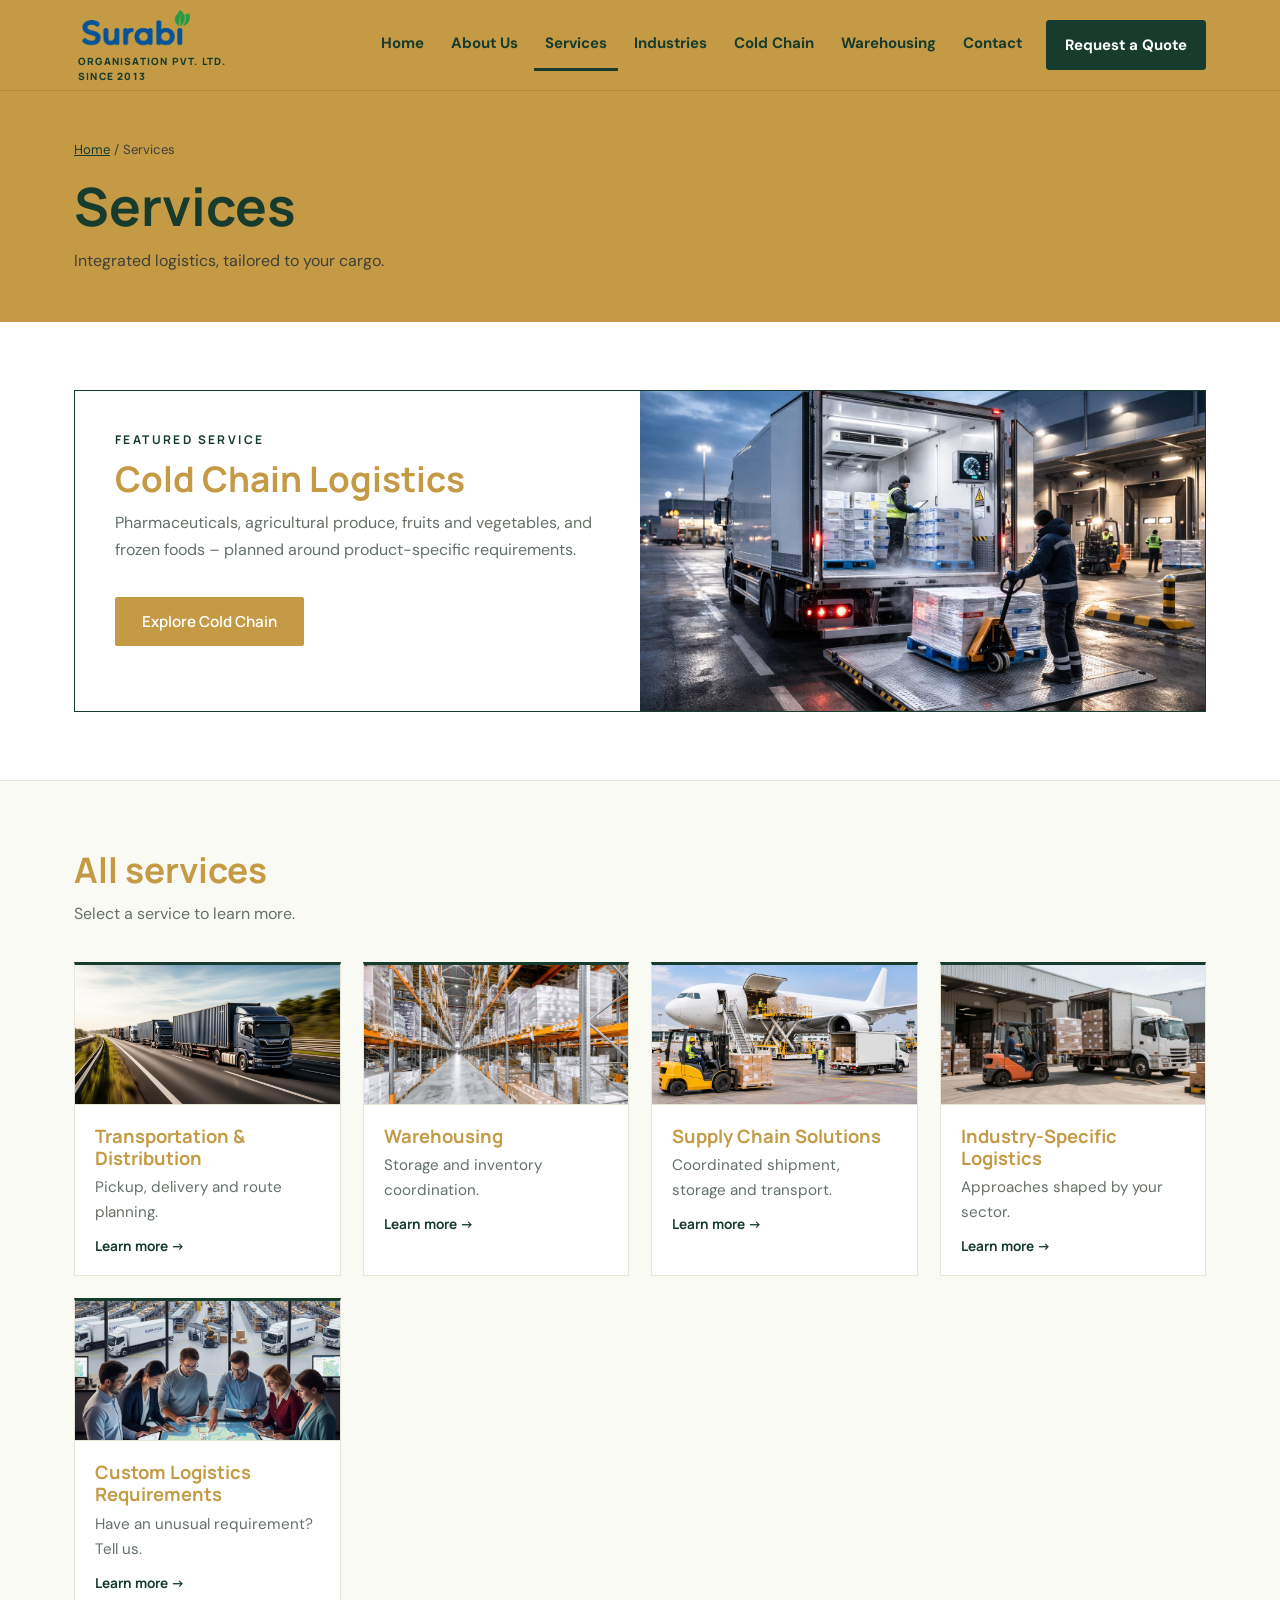
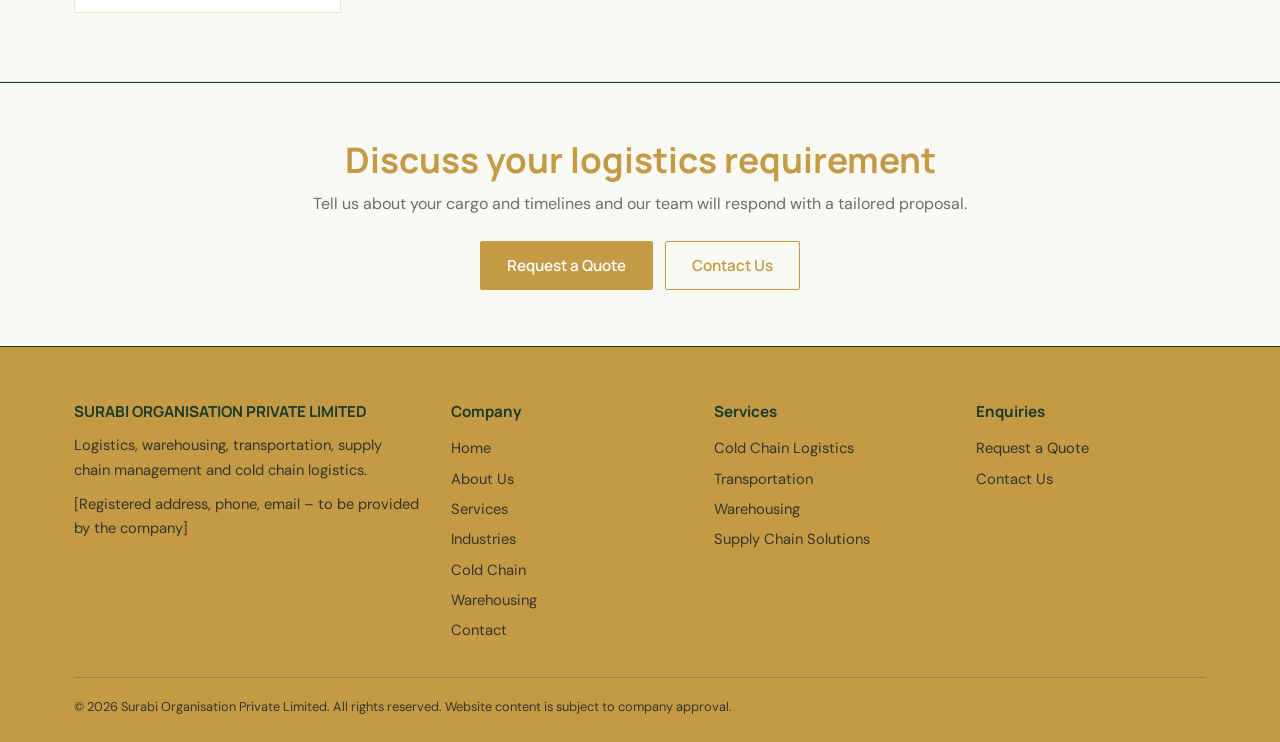
<file: services.html>
<!DOCTYPE html><html lang="en"><head><meta charset="utf-8"><meta name="viewport" content="width=device-width,initial-scale=1">
<title>Our Services | Surabi Organisation Private Limited</title><meta name="description" content="Cold chain logistics, transportation, warehousing, supply chain solutions and custom logistics from Surabi Organisation.">
<meta property="og:title" content="Our Services | Surabi Organisation Private Limited"><meta property="og:description" content="Cold chain logistics, transportation, warehousing, supply chain solutions and custom logistics from Surabi Organisation."><meta property="og:type" content="website">
<link rel="icon" href="assets/logo/favicon.svg" type="image/svg+xml"><link rel="preconnect" href="https://fonts.googleapis.com"><link rel="preconnect" href="https://fonts.gstatic.com" crossorigin>
<link href="https://fonts.googleapis.com/css2?family=DM+Sans:wght@400;500;700&family=Manrope:wght@600;700;800&display=swap" rel="stylesheet"><link rel="stylesheet" href="styles.css"></head><body>
<a class="skip" href="#main">Skip to content</a>
<header class="site-header"><div class="wrap"><a class="brand" href="index.html" aria-label="Surabi Organisation home"><img src="assets/logo/home-page.png" alt="Surabi Organisation logo"><span class="brand-since">Since 2013</span></a>
<button class="burger" aria-expanded="false" aria-controls="nav">Menu</button><nav id="nav" aria-label="Main"><ul><li><a href="index.html">Home</a></li><li><a href="about.html">About Us</a></li><li><a href="services.html" class='on' aria-current='page'>Services</a></li><li><a href="industries.html">Industries</a></li><li><a href="cold-chain.html">Cold Chain</a></li><li><a href="warehousing.html">Warehousing</a></li><li><a href="contact.html">Contact</a></li><li><a class="cta" href="quote.html">Request a Quote</a></li></ul></nav></div></header>
<main id="main"><div class="banner"><div class="wrap"><div class="crumbs"><a href="index.html">Home</a> / Services</div><h1>Services</h1><p>Integrated logistics, tailored to your cargo.</p></div></div><section><div class="wrap"><div class="feature"><div class="b"><span class="eyebrow">Featured service</span><h2>Cold Chain Logistics</h2><p class="intro">Pharmaceuticals, agricultural produce, fruits and vegetables, and frozen foods &ndash; planned around product-specific requirements.</p><a class="btn" href="cold-chain.html">Explore Cold Chain</a></div><div class="ph "><img src="assets/images/cold-chain-logistics.jpg" alt="Cold chain logistics" loading="lazy" onload="this.nextElementSibling.style.display='none'" onerror="this.remove()"><span>SAVE AS: cold-chain-logistics.jpg</span></div></div></div></section><section class="alt"><div class="wrap"><h2>All services</h2><p class="intro">Select a service to learn more.</p><div class="grid"><a class="card top" href="transportation.html"><div class="ph "><img src="assets/images/freight-transport.jpg" alt="Freight transport" loading="lazy" onload="this.nextElementSibling.style.display='none'" onerror="this.remove()"><span>SAVE AS: freight-transport.jpg</span></div><div class="b"><h3>Transportation &amp; Distribution</h3><p>Pickup, delivery and route planning.</p><span class="more">Learn more &rarr;</span></div></a><a class="card top" href="warehousing.html"><div class="ph "><img src="assets/images/warehouse.jpg" alt="Warehouse" loading="lazy" onload="this.nextElementSibling.style.display='none'" onerror="this.remove()"><span>SAVE AS: warehouse.jpg</span></div><div class="b"><h3>Warehousing</h3><p>Storage and inventory coordination.</p><span class="more">Learn more &rarr;</span></div></a><a class="card top" href="supply-chain.html"><div class="ph "><img src="assets/images/supply-chain.jpg" alt="Supply chain" loading="lazy" onload="this.nextElementSibling.style.display='none'" onerror="this.remove()"><span>SAVE AS: supply-chain.jpg</span></div><div class="b"><h3>Supply Chain Solutions</h3><p>Coordinated shipment, storage and transport.</p><span class="more">Learn more &rarr;</span></div></a><a class="card top" href="industries.html"><div class="ph "><img src="assets/images/industry-logistics.jpg" alt="Industry logistics" loading="lazy" onload="this.nextElementSibling.style.display='none'" onerror="this.remove()"><span>SAVE AS: industry-logistics.jpg</span></div><div class="b"><h3>Industry-Specific Logistics</h3><p>Approaches shaped by your sector.</p><span class="more">Learn more &rarr;</span></div></a><a class="card top" href="contact.html"><div class="ph "><img src="assets/images/custom-logistics.jpg" alt="Custom logistics" loading="lazy" onload="this.nextElementSibling.style.display='none'" onerror="this.remove()"><span>SAVE AS: custom-logistics.jpg</span></div><div class="b"><h3>Custom Logistics Requirements</h3><p>Have an unusual requirement? Tell us.</p><span class="more">Learn more &rarr;</span></div></a></div></div></section><section class="cta-band"><div class="wrap"><h2>Discuss your logistics requirement</h2><p class="intro" style="margin:0 auto 8px">Tell us about your cargo and timelines and our team will respond with a tailored proposal.</p><div class="btns"><a class="btn" href="quote.html">Request a Quote</a><a class="btn o" href="contact.html">Contact Us</a></div></div></section></main>
<footer><div class="wrap"><div class="fg"><div><h4>SURABI ORGANISATION PRIVATE LIMITED</h4><p>Logistics, warehousing, transportation, supply chain management and cold chain logistics.</p><p style="margin-top:10px">[Registered address, phone, email &ndash; to be provided by the company]</p></div>
<div><h4>Company</h4><a href="index.html">Home</a><a href="about.html">About Us</a><a href="services.html">Services</a><a href="industries.html">Industries</a><a href="cold-chain.html">Cold Chain</a><a href="warehousing.html">Warehousing</a><a href="contact.html">Contact</a></div><div><h4>Services</h4><a href="cold-chain.html">Cold Chain Logistics</a><a href="transportation.html">Transportation</a><a href="warehousing.html">Warehousing</a><a href="supply-chain.html">Supply Chain Solutions</a></div>
<div><h4>Enquiries</h4><a href="quote.html">Request a Quote</a><a href="contact.html">Contact Us</a></div></div>
<div class="copy">&copy; 2026 Surabi Organisation Private Limited. All rights reserved. Website content is subject to company approval.</div></div></footer>
<script src="script.js"></script></body></html>
</file>
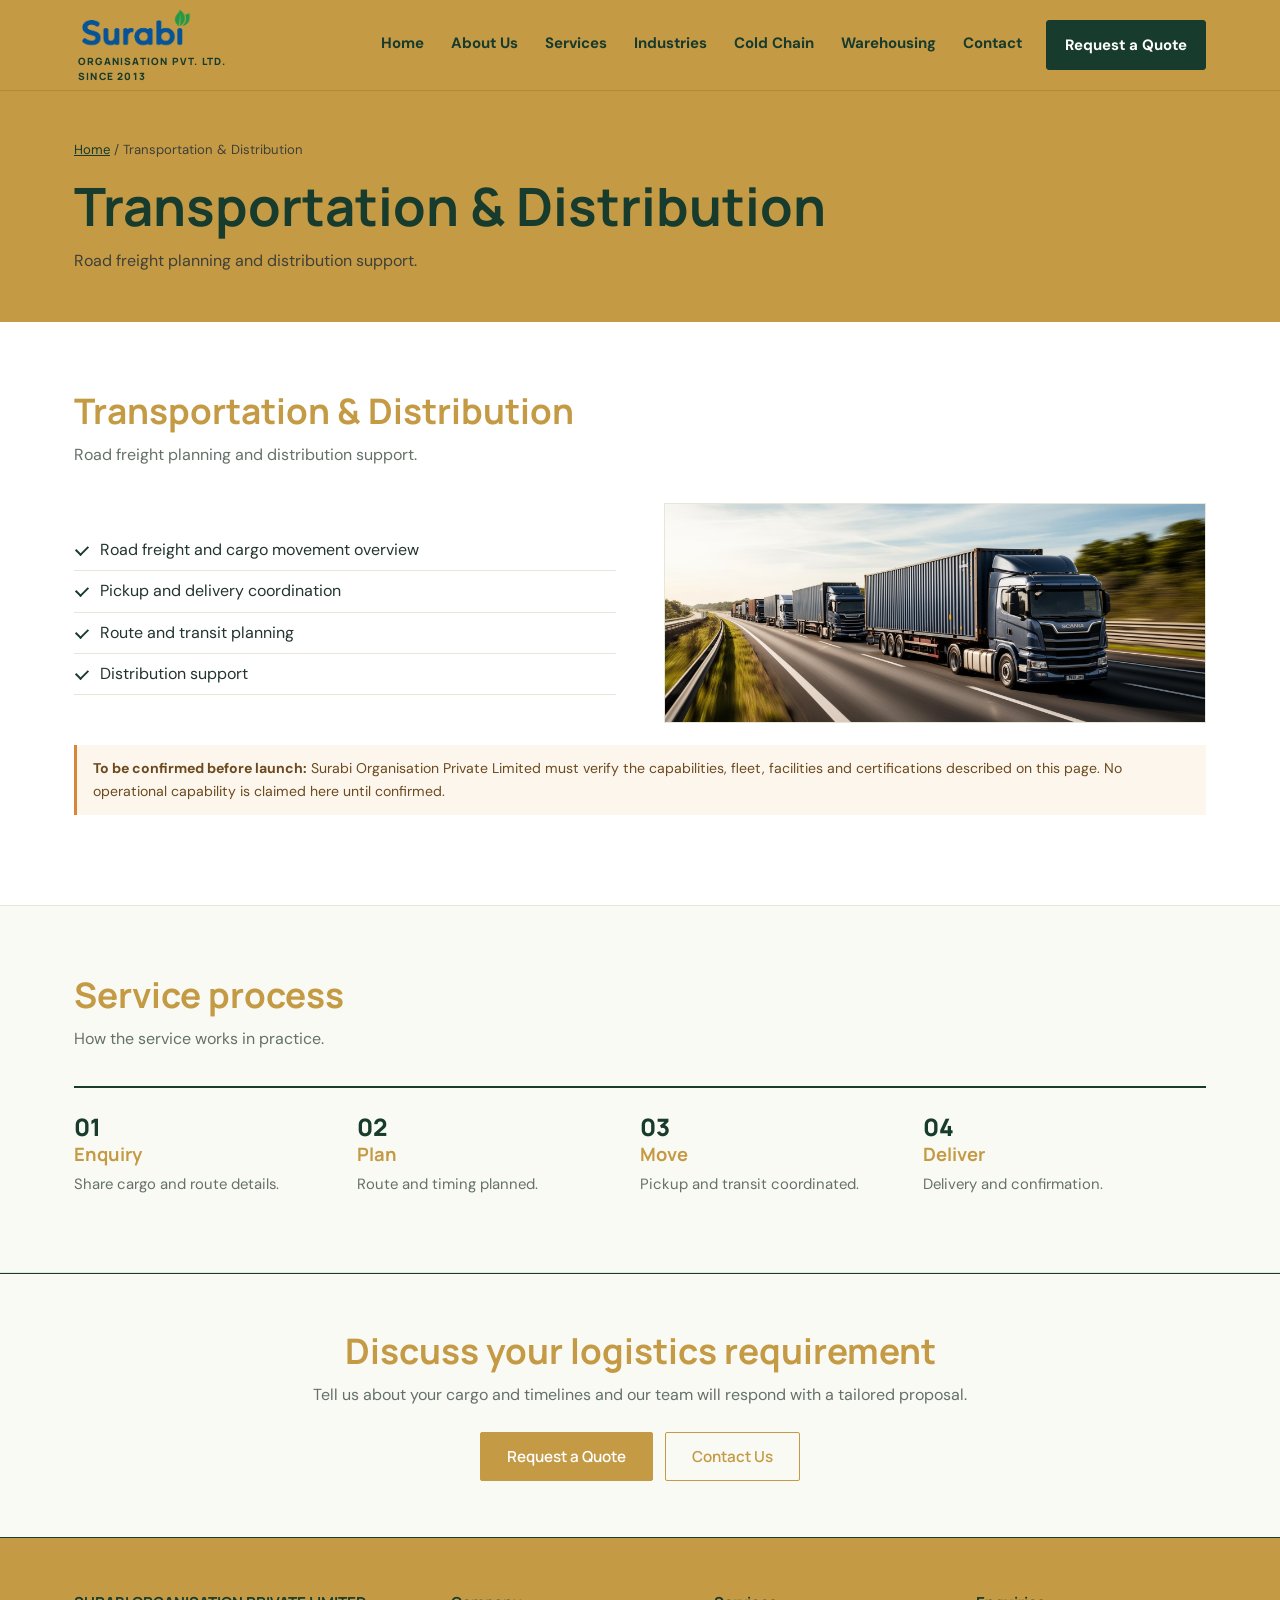
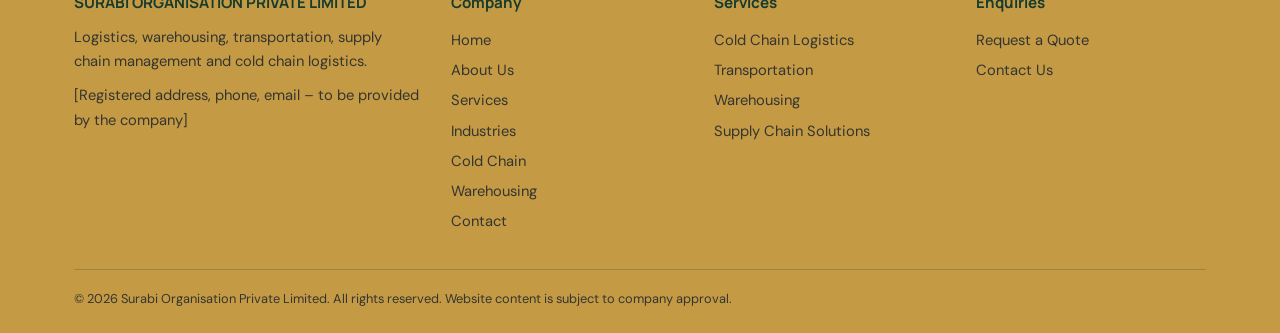
<file: transportation.html>
<!DOCTYPE html><html lang="en"><head><meta charset="utf-8"><meta name="viewport" content="width=device-width,initial-scale=1">
<title>Transportation &amp; Distribution | Surabi Organisation Private Limited</title><meta name="description" content="Transportation and distribution services from Surabi Organisation: cargo movement, pickup and delivery coordination.">
<meta property="og:title" content="Transportation &amp; Distribution | Surabi Organisation Private Limited"><meta property="og:description" content="Transportation and distribution services from Surabi Organisation: cargo movement, pickup and delivery coordination."><meta property="og:type" content="website">
<link rel="icon" href="assets/logo/favicon.svg" type="image/svg+xml"><link rel="preconnect" href="https://fonts.googleapis.com"><link rel="preconnect" href="https://fonts.gstatic.com" crossorigin>
<link href="https://fonts.googleapis.com/css2?family=DM+Sans:wght@400;500;700&family=Manrope:wght@600;700;800&display=swap" rel="stylesheet"><link rel="stylesheet" href="styles.css"></head><body>
<a class="skip" href="#main">Skip to content</a>
<header class="site-header"><div class="wrap"><a class="brand" href="index.html" aria-label="Surabi Organisation home"><img src="assets/logo/home-page.png" alt="Surabi Organisation logo"><span class="brand-since">Since 2013</span></a>
<button class="burger" aria-expanded="false" aria-controls="nav">Menu</button><nav id="nav" aria-label="Main"><ul><li><a href="index.html">Home</a></li><li><a href="about.html">About Us</a></li><li><a href="services.html">Services</a></li><li><a href="industries.html">Industries</a></li><li><a href="cold-chain.html">Cold Chain</a></li><li><a href="warehousing.html">Warehousing</a></li><li><a href="contact.html">Contact</a></li><li><a class="cta" href="quote.html">Request a Quote</a></li></ul></nav></div></header>
<main id="main"><div class="banner"><div class="wrap"><div class="crumbs"><a href="index.html">Home</a> / Transportation &amp; Distribution</div><h1>Transportation &amp; Distribution</h1><p>Road freight planning and distribution support.</p></div></div><section class=""><div class="wrap"><h2>Transportation &amp; Distribution</h2><p class="intro">Road freight planning and distribution support.</p><div class="two"><ul class="ck"><li>Road freight and cargo movement overview</li><li>Pickup and delivery coordination</li><li>Route and transit planning</li><li>Distribution support</li></ul><div class="ph "><img src="assets/images/freight-transport.jpg" alt="Freight transport" loading="lazy" onload="this.nextElementSibling.style.display='none'" onerror="this.remove()"><span>SAVE AS: freight-transport.jpg</span></div></div><p class="note"><strong>To be confirmed before launch:</strong> Surabi Organisation Private Limited must verify the capabilities, fleet, facilities and certifications described on this page. No operational capability is claimed here until confirmed.</p></div></section><section class="alt"><div class="wrap"><h2>Service process</h2><p class="intro">How the service works in practice.</p><div class="steps"><div><h3>Enquiry</h3><p>Share cargo and route details.</p></div><div><h3>Plan</h3><p>Route and timing planned.</p></div><div><h3>Move</h3><p>Pickup and transit coordinated.</p></div><div><h3>Deliver</h3><p>Delivery and confirmation.</p></div></div></div></section><section class="cta-band"><div class="wrap"><h2>Discuss your logistics requirement</h2><p class="intro" style="margin:0 auto 8px">Tell us about your cargo and timelines and our team will respond with a tailored proposal.</p><div class="btns"><a class="btn" href="quote.html">Request a Quote</a><a class="btn o" href="contact.html">Contact Us</a></div></div></section></main>
<footer><div class="wrap"><div class="fg"><div><h4>SURABI ORGANISATION PRIVATE LIMITED</h4><p>Logistics, warehousing, transportation, supply chain management and cold chain logistics.</p><p style="margin-top:10px">[Registered address, phone, email &ndash; to be provided by the company]</p></div>
<div><h4>Company</h4><a href="index.html">Home</a><a href="about.html">About Us</a><a href="services.html">Services</a><a href="industries.html">Industries</a><a href="cold-chain.html">Cold Chain</a><a href="warehousing.html">Warehousing</a><a href="contact.html">Contact</a></div><div><h4>Services</h4><a href="cold-chain.html">Cold Chain Logistics</a><a href="transportation.html">Transportation</a><a href="warehousing.html">Warehousing</a><a href="supply-chain.html">Supply Chain Solutions</a></div>
<div><h4>Enquiries</h4><a href="quote.html">Request a Quote</a><a href="contact.html">Contact Us</a></div></div>
<div class="copy">&copy; 2026 Surabi Organisation Private Limited. All rights reserved. Website content is subject to company approval.</div></div></footer>
<script src="script.js"></script></body></html>
</file>
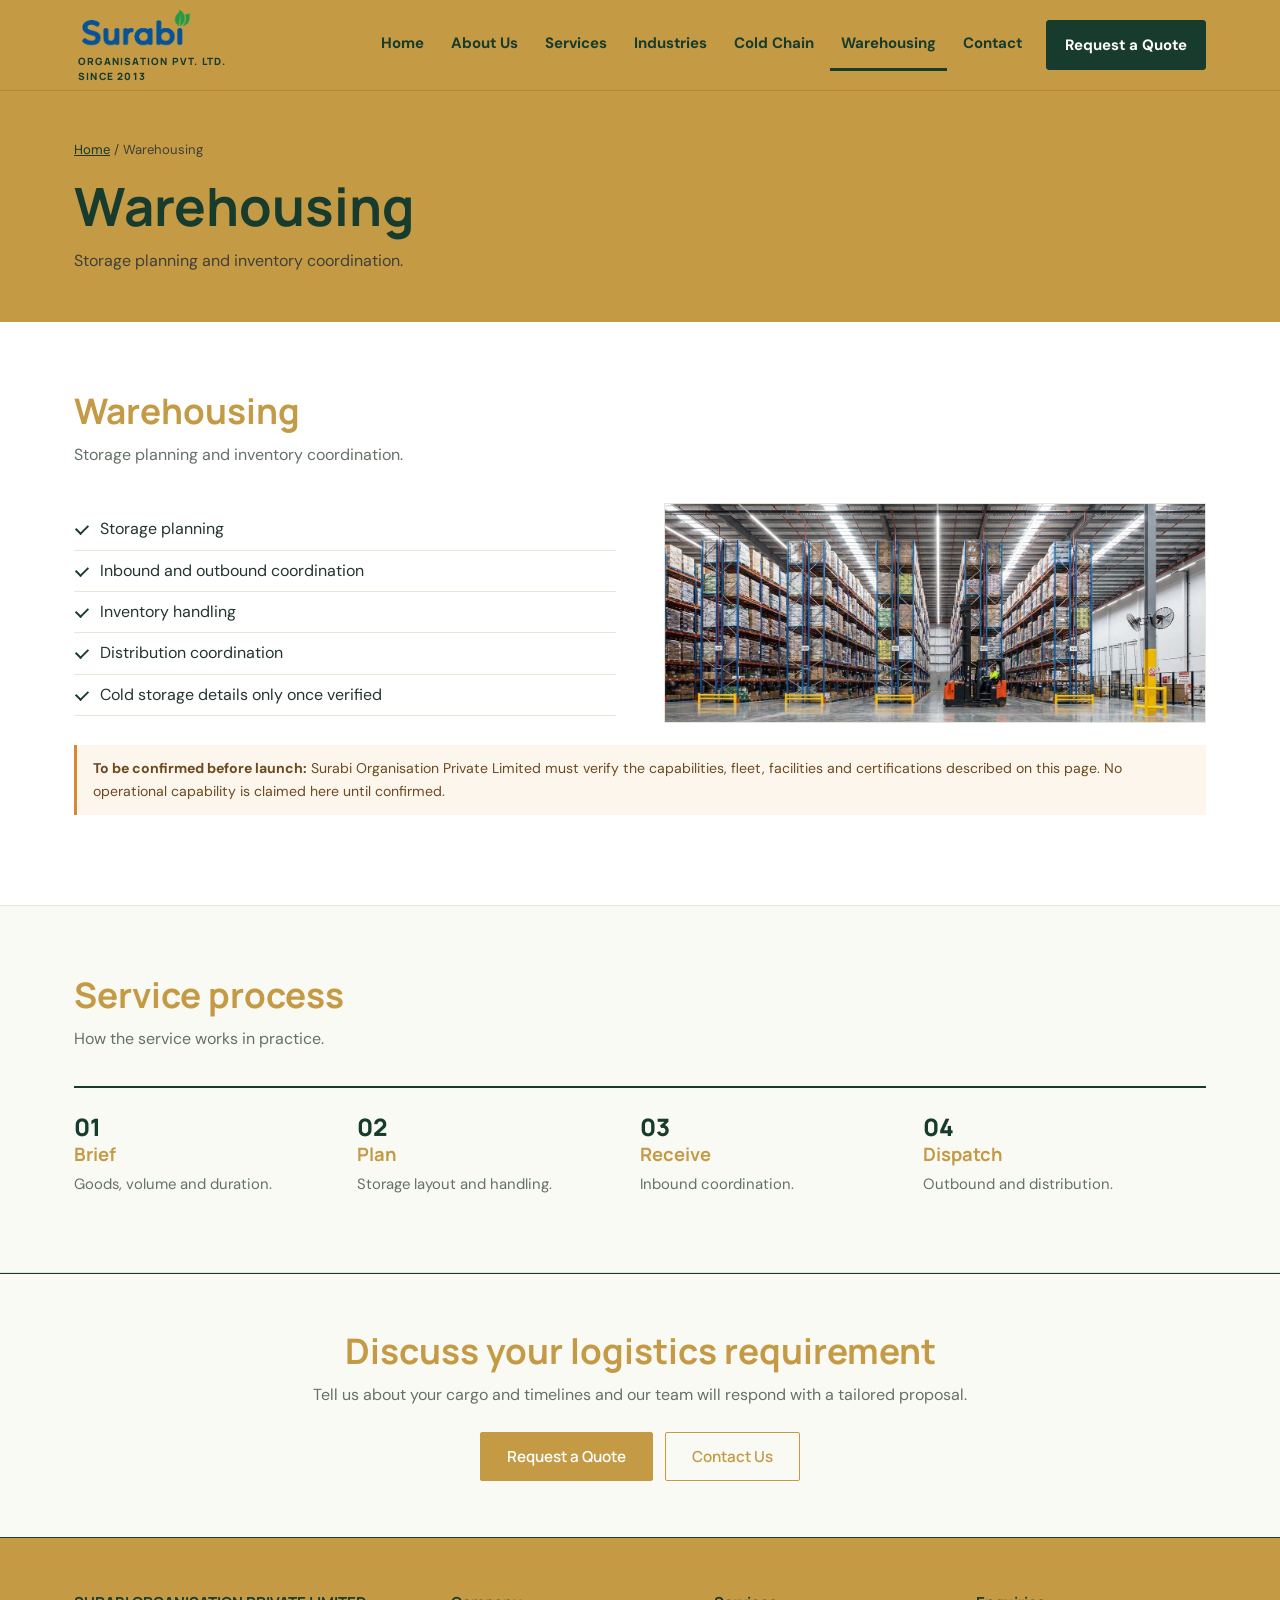
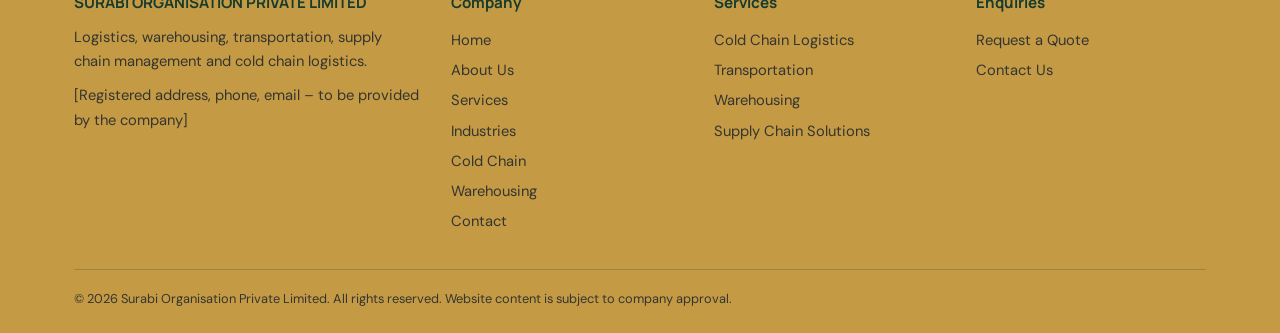
<file: warehousing.html>
<!DOCTYPE html><html lang="en"><head><meta charset="utf-8"><meta name="viewport" content="width=device-width,initial-scale=1">
<title>Warehousing | Surabi Organisation Private Limited</title><meta name="description" content="Warehousing services from Surabi Organisation: storage planning, inbound and outbound coordination, inventory handling.">
<meta property="og:title" content="Warehousing | Surabi Organisation Private Limited"><meta property="og:description" content="Warehousing services from Surabi Organisation: storage planning, inbound and outbound coordination, inventory handling."><meta property="og:type" content="website">
<link rel="icon" href="assets/logo/favicon.svg" type="image/svg+xml"><link rel="preconnect" href="https://fonts.googleapis.com"><link rel="preconnect" href="https://fonts.gstatic.com" crossorigin>
<link href="https://fonts.googleapis.com/css2?family=DM+Sans:wght@400;500;700&family=Manrope:wght@600;700;800&display=swap" rel="stylesheet"><link rel="stylesheet" href="styles.css"></head><body>
<a class="skip" href="#main">Skip to content</a>
<header class="site-header"><div class="wrap"><a class="brand" href="index.html" aria-label="Surabi Organisation home"><img src="assets/logo/home-page.png" alt="Surabi Organisation logo"><span class="brand-since">Since 2013</span></a>
<button class="burger" aria-expanded="false" aria-controls="nav">Menu</button><nav id="nav" aria-label="Main"><ul><li><a href="index.html">Home</a></li><li><a href="about.html">About Us</a></li><li><a href="services.html">Services</a></li><li><a href="industries.html">Industries</a></li><li><a href="cold-chain.html">Cold Chain</a></li><li><a href="warehousing.html" class='on' aria-current='page'>Warehousing</a></li><li><a href="contact.html">Contact</a></li><li><a class="cta" href="quote.html">Request a Quote</a></li></ul></nav></div></header>
<main id="main"><div class="banner"><div class="wrap"><div class="crumbs"><a href="index.html">Home</a> / Warehousing</div><h1>Warehousing</h1><p>Storage planning and inventory coordination.</p></div></div><section class=""><div class="wrap"><h2>Warehousing</h2><p class="intro">Storage planning and inventory coordination.</p><div class="two"><ul class="ck"><li>Storage planning</li><li>Inbound and outbound coordination</li><li>Inventory handling</li><li>Distribution coordination</li><li>Cold storage details only once verified</li></ul><div class="ph "><img src="assets/images/warehouse-interior.jpg" alt="Warehouse interior" loading="lazy" onload="this.nextElementSibling.style.display='none'" onerror="this.remove()"><span>SAVE AS: warehouse-interior.jpg</span></div></div><p class="note"><strong>To be confirmed before launch:</strong> Surabi Organisation Private Limited must verify the capabilities, fleet, facilities and certifications described on this page. No operational capability is claimed here until confirmed.</p></div></section><section class="alt"><div class="wrap"><h2>Service process</h2><p class="intro">How the service works in practice.</p><div class="steps"><div><h3>Brief</h3><p>Goods, volume and duration.</p></div><div><h3>Plan</h3><p>Storage layout and handling.</p></div><div><h3>Receive</h3><p>Inbound coordination.</p></div><div><h3>Dispatch</h3><p>Outbound and distribution.</p></div></div></div></section><section class="cta-band"><div class="wrap"><h2>Discuss your logistics requirement</h2><p class="intro" style="margin:0 auto 8px">Tell us about your cargo and timelines and our team will respond with a tailored proposal.</p><div class="btns"><a class="btn" href="quote.html">Request a Quote</a><a class="btn o" href="contact.html">Contact Us</a></div></div></section></main>
<footer><div class="wrap"><div class="fg"><div><h4>SURABI ORGANISATION PRIVATE LIMITED</h4><p>Logistics, warehousing, transportation, supply chain management and cold chain logistics.</p><p style="margin-top:10px">[Registered address, phone, email &ndash; to be provided by the company]</p></div>
<div><h4>Company</h4><a href="index.html">Home</a><a href="about.html">About Us</a><a href="services.html">Services</a><a href="industries.html">Industries</a><a href="cold-chain.html">Cold Chain</a><a href="warehousing.html">Warehousing</a><a href="contact.html">Contact</a></div><div><h4>Services</h4><a href="cold-chain.html">Cold Chain Logistics</a><a href="transportation.html">Transportation</a><a href="warehousing.html">Warehousing</a><a href="supply-chain.html">Supply Chain Solutions</a></div>
<div><h4>Enquiries</h4><a href="quote.html">Request a Quote</a><a href="contact.html">Contact Us</a></div></div>
<div class="copy">&copy; 2026 Surabi Organisation Private Limited. All rights reserved. Website content is subject to company approval.</div></div></footer>
<script src="script.js"></script></body></html>
</file>
<file: styles.css>
/* =========================================================
   SURABI ORGANISATION — CLEAN STYLESHEET
========================================================= */
:root{--g:#C49A45;--g2:#173B2C;--gold:#173B2C;--or:#D88736;--tx:#23352D;--mu:#647168;--bd:#E6E6D9;--bg:#FAFAF5}
*{box-sizing:border-box;margin:0}
html{scroll-behavior:smooth}
body{font:16px/1.65 'DM Sans',system-ui,sans-serif;color:var(--tx);background:#fff;overflow-x:hidden}
h1,h2,h3,h4{font-family:Manrope,'DM Sans',sans-serif;color:var(--g);line-height:1.2}
h1{font-size:clamp(2rem,4.5vw,3.3rem)}
h2{font-size:clamp(1.6rem,3vw,2.2rem);margin-bottom:.6rem}
h3{font-size:1.15rem;margin-bottom:.4rem}
a{color:var(--g2)}
img{max-width:100%}
.wrap{max-width:1180px;margin:0 auto;padding:0 24px}
.skip{position:absolute;left:-999px}
.skip:focus{left:8px;top:8px;background:#fff;padding:8px;z-index:99}

/* ---------- Header (gold, logo + company line) ---------- */
.site-header{position:sticky;top:0;z-index:100;background:#E5B94F;border-bottom:1px solid #D5A63D}
.site-header .wrap{display:flex;align-items:center;justify-content:space-between;gap:20px;min-height:90px}
.site-header .brand{display:flex;flex-direction:column;align-items:flex-start;gap:2px;flex-shrink:0;text-decoration:none;line-height:1.2}
.site-header .brand img{display:block;height:54px;width:auto;max-width:none;object-fit:contain}
.site-header .brand .brand-since{display:block;font:800 10px/1.5 Manrope,sans-serif;letter-spacing:1.2px;text-transform:uppercase;color:#173B2C;padding-left:4px}
.site-header .brand .brand-since::before{content:"Organisation Pvt. Ltd.";display:block}
.site-header nav ul{display:flex;align-items:center;gap:5px;list-style:none;padding:0}
.site-header nav a{display:block;white-space:nowrap;padding:12px 11px;color:#173B2C;font-size:15px;font-weight:700;text-decoration:none;border-bottom:3px solid transparent;transition:.25s ease}
.site-header nav a:hover,.site-header nav a.on{color:#173B2C;border-bottom-color:#173B2C}
.site-header nav a.cta{background:#173B2C;color:#fff;border:1px solid #173B2C;border-radius:3px;margin-left:8px;padding:12px 18px}
.site-header nav a.cta:hover,.site-header nav a.cta.on{background:#fff;color:#173B2C;border-color:#fff}
.burger{display:none;background:none;border:1px solid #173B2C;padding:8px 12px;font:600 .9rem Manrope;color:#173B2C;cursor:pointer}

/* ---------- Buttons ---------- */
.btn{display:inline-block;padding:13px 26px;border:1px solid var(--g);background:var(--g);color:#fff;text-decoration:none;font:600 .95rem Manrope,sans-serif;border-radius:2px;cursor:pointer;transition:.2s}
.btn:hover{background:var(--gold);border-color:var(--gold);color:var(--g)}
.btn.o{background:transparent;color:var(--g)}
.btn.o:hover{background:var(--g);color:#fff;border-color:var(--g)}
.btn.gold{background:var(--gold);border-color:var(--gold);color:var(--g)}
.btn.gold:hover{background:#fff}
.btns{display:flex;gap:12px;flex-wrap:wrap;margin-top:24px}

/* ---------- Image placeholders ---------- */
.ph{background:repeating-linear-gradient(135deg,#eef1ea 0 14px,#e6ebe1 14px 28px);border:1px solid var(--bd);display:flex;align-items:flex-end;min-height:220px;position:relative}
.ph img{position:absolute;inset:0;width:100%;height:100%;object-fit:cover}
.ph span{position:relative;background:rgba(23,59,44,.88);color:#fff;font-size:.72rem;padding:6px 10px;letter-spacing:.04em}

/* ---------- HERO: video, transparent white top, transparent green bottom ---------- */
.vhero{position:relative;isolation:isolate;min-height:640px;display:flex;flex-direction:column;justify-content:space-between;overflow:hidden;background:#fff;padding:0;border-bottom:4px solid #e8e8e8}
.vhero .hv{position:absolute;inset:0;width:100%;height:100%;display:block;object-fit:cover;object-position:center;z-index:0}
.vhero .ov{display:none}
.vhero .wrap{display:block;position:relative;z-index:2;width:100%}
/* TOP (up to the big heading): transparent white, full width */
.vhero .hero-top{flex:1;display:flex;align-items:center;padding-top:64px;padding-bottom:40px}
.vhero .hero-top::before{content:"";position:absolute;top:0;bottom:0;left:50%;width:100vw;transform:translateX(-50%);background:rgba(255,255,255,.2);z-index:-1}
/* BOTTOM (paragraph + buttons): transparent green, full width — lower .45 for more transparent */
.vhero .hero-green-band{position:relative;z-index:2;background:rgba(23,59,44,.45);padding:34px 0 38px}
.vhero .hero-content{max-width:850px}
.hero-kicker{display:flex;align-items:center;flex-wrap:wrap;gap:14px;margin-bottom:18px}
.eyebrow{color:var(--gold);font:700 .75rem Manrope;letter-spacing:.2em;text-transform:uppercase;margin-bottom:10px;display:block}
.vhero .eyebrow{margin:0;font:800 14px 'DM Sans',sans-serif;letter-spacing:2px;color:#173B2C;text-shadow:none}
.vhero h1{font-family:'Manrope',sans-serif;font-size:clamp(42px,4.2vw,64px);font-weight:800;line-height:1.13;letter-spacing:-1.8px;color:#fff;text-shadow:0 2px 6px rgba(0,0,0,.65),0 6px 22px rgba(0,0,0,.45)}
.vhero p.lead{font:500 18px/1.8 'DM Sans',sans-serif;color:#fff;max-width:760px;text-shadow:0 1px 4px rgba(0,0,0,.55)}
.vhero .btns{margin-top:22px}
.vhero .btn{background:#C49A45;border-color:#C49A45;color:#fff}
.vhero .btn:hover{background:#fff;border-color:#fff;color:#173B2C}
.vhero .btn.o{background:transparent;color:#fff;border-color:#fff}
.vhero .btn.o:hover{background:#fff;color:#173B2C}

/* ---------- Page banners & sections ---------- */
.banner{background:var(--g);color:var(--tx);padding:48px 0}
.banner h1{color:var(--g2)}
.banner p{color:#3f4038;max-width:700px;margin-top:10px}
.crumbs{font-size:.82rem;color:#3f4038;margin-bottom:14px}
.crumbs a{color:var(--g2)}
section{padding:68px 0}
.alt{background:var(--bg);border-block:1px solid var(--bd)}
.intro{color:var(--mu);max-width:680px;margin-bottom:34px}
.grid{display:grid;gap:22px;grid-template-columns:repeat(auto-fit,minmax(250px,1fr))}
.card{background:#fff;border:1px solid var(--bd);display:flex;flex-direction:column;transition:.2s;text-decoration:none;color:inherit}
.card:hover{border-color:var(--gold);transform:translateY(-2px)}
.card .ph{min-height:140px;border:0;border-bottom:1px solid var(--bd)}
.card div.b{padding:20px;flex:1}
.card p{color:var(--mu);font-size:.95rem}
.card .more{display:block;margin-top:12px;font:700 .85rem Manrope;color:var(--g2)}
.card.top{border-top:3px solid var(--gold)}
.feature{border:1px solid var(--gold);display:grid;grid-template-columns:1fr 1fr}
.feature .ph{min-height:320px;border:0}
.feature .b{padding:40px}
.cold{background:var(--g);color:var(--tx)}
.cold h2,.cold h3{color:var(--g2)}
.cold .intro,.cold .card p{color:#454238}
.cold .card{background:#fff;border-color:rgba(23,59,44,.35);color:var(--tx)}
.cold .card .more{color:var(--g2)}
.cold .card .ph{background:repeating-linear-gradient(135deg,#f2e4c5 0 14px,#ead9b3 14px 28px);border-color:rgba(23,59,44,.18)}
.two{display:grid;grid-template-columns:1fr 1fr;gap:48px;align-items:center}
ul.ck{list-style:none;padding:0}
ul.ck li{padding:7px 0 7px 26px;position:relative;border-bottom:1px solid var(--bd)}
ul.ck li:before{content:"";position:absolute;left:2px;top:15px;width:10px;height:6px;border-left:2px solid var(--gold);border-bottom:2px solid var(--gold);transform:rotate(-45deg)}
.steps{display:grid;grid-template-columns:repeat(auto-fit,minmax(190px,1fr));gap:0;counter-reset:s;border-top:2px solid var(--gold)}
.steps div{padding:22px 18px 8px 0;counter-increment:s}
.steps div:before{content:"0" counter(s);font:800 1.5rem Manrope;color:var(--gold);display:block}
.steps p{color:var(--mu);font-size:.93rem}
.note{border-left:3px solid var(--or);background:#fdf6ec;padding:12px 16px;font-size:.88rem;margin:22px 0;color:#6b4a1f}
.cta-band{background:var(--bg);border-block:1px solid var(--gold);text-align:center;padding:56px 0}
.cta-band .btns{justify-content:center}

/* ---------- Forms ---------- */
form{display:grid;gap:18px;grid-template-columns:1fr 1fr;max-width:860px}
.f{display:flex;flex-direction:column;gap:6px}
.f.full,form .full{grid-column:1/-1}
label{font:600 .88rem Manrope;color:var(--g)}
input,select,textarea{font:inherit;padding:11px 12px;border:1px solid #cfcfc0;border-radius:2px;background:#fff;color:var(--tx)}
input:focus,select:focus,textarea:focus,a:focus-visible,button:focus-visible{outline:2px solid var(--gold);outline-offset:2px}
.err{color:#a3321f;font-size:.82rem;min-height:0}
.bad{border-color:#a3321f}
.cond{display:none;grid-column:1/-1;grid-template-columns:1fr 1fr;gap:18px;border:1px solid var(--gold);padding:18px;background:var(--bg)}
.cond.show{display:grid}
.ok{display:none;border:1px solid var(--gold);padding:28px;background:var(--bg);max-width:860px}
.ok.show{display:block}

/* ---------- Footer ---------- */
footer{background:var(--g);color:#34352f;padding:56px 0 24px;font-size:.92rem}
footer h4{color:var(--g2);margin-bottom:12px;font-size:.95rem}
footer a{color:#34352f;text-decoration:none;display:block;padding:3px 0}
footer a:hover{color:var(--g2)}
.fg{display:grid;grid-template-columns:1.5fr 1fr 1fr 1fr;gap:32px}
.copy{border-top:1px solid rgba(23,59,44,.22);margin-top:32px;padding-top:18px;font-size:.8rem}

/* ---------- About page ---------- */
.about-banner{padding:54px 0}
.about-banner-grid{display:grid;grid-template-columns:1.25fr .75fr;gap:42px;align-items:center}
.about-banner h1{max-width:720px}
.about-banner p{max-width:720px;margin-top:14px;color:#3f4038}
.about-logo-panel{display:flex;flex-direction:column;align-items:center;justify-content:center;background:#fff;border:1px solid rgba(23,59,44,.15);padding:16px;max-width:340px;margin-left:auto}
.about-logo-panel img{display:block;width:100%;height:auto;max-width:300px}
.logo-caption{font:800 .68rem Manrope,sans-serif;letter-spacing:.16em;text-transform:uppercase;color:#173b2c;text-align:center;padding:5px 0 2px}
.story-intro{align-items:start}
.story-intro p{margin:0 0 16px;color:var(--mu)}
.about-story-image{min-height:360px}
.timeline{max-width:900px;margin:30px auto 0;border-left:2px solid #d9c18c;padding-left:28px}
.timeline-item{position:relative;display:grid;grid-template-columns:140px 1fr;gap:24px;padding:0 0 30px}
.timeline-item:before{content:"";position:absolute;left:-36px;top:7px;width:12px;height:12px;border-radius:50%;background:#c49a45;border:3px solid #fff;box-shadow:0 0 0 1px #c49a45}
.timeline-year{font:800 1rem Manrope,sans-serif;color:#173b2c}
.timeline-content h3{color:#173b2c}
.timeline-content p{color:var(--mu);max-width:680px}

/* ---------- Responsive ---------- */
@media(max-width:980px){
  .burger{display:block}
  .site-header .wrap{min-height:76px}
  .site-header nav{position:absolute;top:100%;left:0;right:0;background:#E5B94F;border-bottom:1px solid #D5A63D;display:none}
  .site-header nav.open{display:block}
  .site-header nav ul{flex-direction:column;align-items:stretch;padding:15px 24px}
  .site-header nav a.cta{margin:8px 0;text-align:center}
  .vhero{min-height:600px}
  .two,.feature,.fg{grid-template-columns:1fr}
  form,.cond{grid-template-columns:1fr}
  section{padding:48px 0}
  .feature .b{padding:24px}
}
@media(max-width:768px){
  .vhero{min-height:650px}
  .vhero .hero-top{padding-top:48px;padding-bottom:30px}
  .vhero .hero-green-band{padding:26px 0 30px}
  .vhero h1{font-size:38px;line-height:1.2;letter-spacing:-1px}
  .vhero p.lead{font-size:16px;line-height:1.7}
}
@media(max-width:760px){
  .about-banner-grid{grid-template-columns:1fr;gap:24px}
  .about-logo-panel{margin:0 auto;max-width:270px}
  .timeline{padding-left:22px}
  .timeline-item{grid-template-columns:1fr;gap:5px;padding-bottom:24px}
  .timeline-item:before{left:-30px}
  .about-story-image{min-height:250px}
}
@media(max-width:600px){
  .site-header .brand img{height:44px}
  .site-header .brand .brand-since{font-size:9px}
  .hero-kicker{gap:9px;margin-bottom:14px}
  .vhero .eyebrow{font-size:.68rem;letter-spacing:.14em}
  .vhero .btns{gap:10px}
  .vhero .btn{width:100%;text-align:center}
}
@media(prefers-reduced-motion:reduce){*{transition:none!important;scroll-behavior:auto!important}}
/* "LOGISTICS & WAREHOUSING" label in green */
.vhero .eyebrow,
.vhero .hero-kicker .eyebrow {
    color: #173B2C !important;
    text-shadow: none !important;
}
/* 1) Slightly smaller Surabi logo */
.site-header .brand img {
    height: 46px;
}

/* 2) Header uses the darker gold from below (#C49A45) */
.site-header {
    background: #C49A45;
    border-bottom: 1px solid #B38A38;
}

@media (max-width: 980px) {
    .site-header nav {
        background: #C49A45;
        border-bottom: 1px solid #B38A38;
    }
}

@media (max-width: 600px) {
    .site-header .brand img {
        height: 38px;
    }
}
</file>
